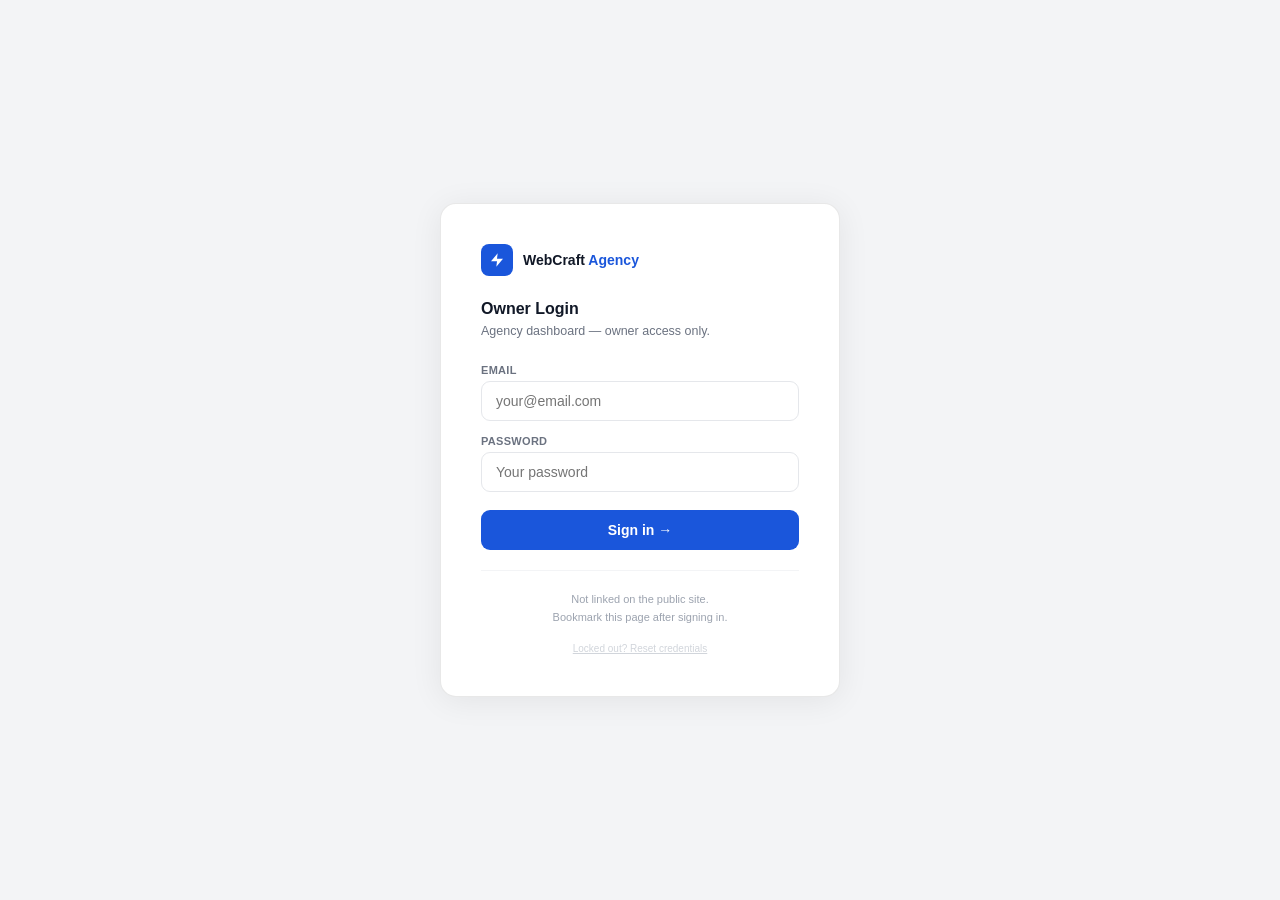
<file: legacy/grand-river-digital-site/admin/index.html>
<!DOCTYPE html>
<html lang="en">
<head>
<meta charset="UTF-8">
<meta name="viewport" content="width=device-width,initial-scale=1.0">
<title>WebCraft &mdash; Admin</title>
<meta name="robots" content="noindex,nofollow">
<style>
*{box-sizing:border-box;margin:0;padding:0}
body{font-family:-apple-system,BlinkMacSystemFont,'Segoe UI',sans-serif;background:#f3f4f6;min-height:100vh;display:flex;align-items:center;justify-content:center;padding:20px}
.wrap{background:#fff;border:1px solid rgba(0,0,0,.09);border-radius:16px;padding:40px;width:100%;max-width:400px;box-shadow:0 4px 32px rgba(0,0,0,.07)}
.logo{display:flex;align-items:center;gap:10px;margin-bottom:24px}
.logo-icon{width:32px;height:32px;background:#1a56db;border-radius:8px;display:flex;align-items:center;justify-content:center;flex-shrink:0}
.logo-icon svg{width:16px;height:16px;fill:#fff}
.logo-name{font-size:14px;font-weight:700;color:#111827}
.logo-name span{color:#1a56db}
h2{font-size:16px;font-weight:600;color:#111827;margin-bottom:4px}
.sub{font-size:12.5px;color:#6b7280;margin-bottom:24px;line-height:1.5}
.badge{display:inline-block;background:#fef3c7;color:#92400e;font-size:11px;font-weight:600;padding:3px 10px;border-radius:99px;margin-bottom:16px;border:1px solid #fde68a}
.field{margin-bottom:14px}
.field label{display:block;font-size:11px;font-weight:600;color:#6b7280;letter-spacing:.3px;text-transform:uppercase;margin-bottom:5px}
.field input{width:100%;padding:11px 14px;border:1px solid #e5e7eb;border-radius:9px;font-size:14px;outline:none;font-family:inherit;color:#111827;transition:border .15s}
.field input:focus{border-color:#1a56db;box-shadow:0 0 0 3px rgba(26,86,219,.1)}
.btn{width:100%;padding:12px;background:#1a56db;color:#fff;border:none;border-radius:9px;font-size:14px;font-weight:600;cursor:pointer;font-family:inherit;margin-top:4px;transition:background .15s}
.btn:hover{background:#1d4ed8}
.btn:disabled{opacity:.6;cursor:not-allowed}
.err{font-size:12px;color:#dc2626;margin-top:10px;padding:9px 12px;background:rgba(220,38,38,.06);border-radius:7px;border:1px solid rgba(220,38,38,.15);display:none}
.ok{font-size:12px;color:#15803d;margin-top:10px;padding:9px 12px;background:rgba(21,128,61,.06);border-radius:7px;border:1px solid rgba(21,128,61,.2);display:none}
.divider{border:none;border-top:1px solid #f3f4f6;margin:20px 0}
.hint{font-size:11px;color:#9ca3af;text-align:center;line-height:1.6}
.hidden{display:none!important}
</style>
</head>
<body>
<div class="wrap">
  <div class="logo">
    <div class="logo-icon"><svg viewBox="0 0 24 24"><path d="M13 2L3 14h9l-1 8 10-12h-9l1-8z"/></svg></div>
    <div class="logo-name">WebCraft <span>Agency</span></div>
  </div>

  <!-- STEP 1: LOGIN -->
  <div id="stepLogin">
    <h2>Owner Login</h2>
    <div class="sub">Agency dashboard &mdash; owner access only.</div>
    <div class="field">
      <label>Email</label>
      <input type="email" id="loginEmail" placeholder="your@email.com" autocomplete="email">
    </div>
    <div class="field">
      <label>Password</label>
      <input type="password" id="loginPw" placeholder="Your password" autocomplete="current-password">
    </div>
    <button class="btn" id="loginBtn" onclick="doLogin()">Sign in &rarr;</button>
    <div class="err" id="loginErr"></div>
    <hr class="divider">
    <div class="hint">Not linked on the public site.<br>Bookmark this page after signing in.</div>
    <div style="margin-top:12px;text-align:center">
      <button onclick="resetCreds()" style="background:none;border:none;font-size:10px;color:#d1d5db;cursor:pointer;font-family:inherit;text-decoration:underline">
        Locked out? Reset credentials
      </button>
    </div>
  </div>

  <!-- STEP 2: FIRST LOGIN — SET CREDENTIALS -->
  <div id="stepSetup" class="hidden">
    <span class="badge">First login &mdash; please set your credentials</span>
    <h2>Set your login details</h2>
    <div class="sub">Choose a permanent email and password for your dashboard. You can change these anytime in Settings.</div>
    <div class="field">
      <label>Your email</label>
      <input type="email" id="setupEmail" placeholder="your@email.com" autocomplete="email">
    </div>
    <div class="field">
      <label>New password <span style="font-weight:400;text-transform:none;letter-spacing:0">(min 8 characters)</span></label>
      <input type="password" id="setupPw" placeholder="Choose a strong password" autocomplete="new-password">
    </div>
    <div class="field">
      <label>Confirm password</label>
      <input type="password" id="setupConfirm" placeholder="Repeat password" autocomplete="new-password">
    </div>
    <button class="btn" id="setupBtn" onclick="doSetup()">Save &amp; enter dashboard &rarr;</button>
    <div class="err" id="setupErr"></div>
  </div>
</div>

<script>
var DEFAULT_HASH = '18bbbec8bd46ee18b107b185aaea73ef6e0c8e7db524f821d1b3c96d51c8a03a';

function getCreds() {
  try {
    var raw = localStorage.getItem('grd_owner_creds');
    if (raw) {
      var parsed = JSON.parse(raw);
      if (parsed && parsed.hash && parsed.email) return parsed;
    }
  } catch(e) {}
  return null; // null = no creds saved yet = first login
}

function h256(str) {
  return crypto.subtle.digest('SHA-256', new TextEncoder().encode(str))
    .then(function(buf) {
      return Array.from(new Uint8Array(buf))
        .map(function(b) { return b.toString(16).padStart(2,'0'); })
        .join('');
    });
}

function showErr(id, msg) {
  var el = document.getElementById(id);
  el.textContent = msg;
  el.style.display = 'block';
  setTimeout(function() { el.style.display = 'none'; }, 4000);
}

function setLoading(btnId, loading) {
  var btn = document.getElementById(btnId);
  btn.disabled = loading;
  btn.textContent = loading ? 'Please wait…' : (btnId === 'loginBtn' ? 'Sign in →' : 'Save & enter dashboard →');
}

function enterDashboard(hash) {
  sessionStorage.setItem('grd_admin', hash);
  window.location.href = 'dashboard.html';
}

function doLogin() {
  var email = (document.getElementById('loginEmail').value || '').trim().toLowerCase();
  var pw    = document.getElementById('loginPw').value;

  if (!pw) { showErr('loginErr', 'Please enter your password.'); return; }

  setLoading('loginBtn', true);

  h256(pw).then(function(hash) {
    var creds = getCreds();

    if (creds === null) {
      // First login — check against default password
      if (hash === DEFAULT_HASH) {
        // Correct default password — show setup screen
        document.getElementById('stepLogin').classList.add('hidden');
        document.getElementById('stepSetup').classList.remove('hidden');
        // Pre-fill email if they entered one
        if (email && email.includes('@')) {
          document.getElementById('setupEmail').value = email;
        }
      } else {
        showErr('loginErr', 'Incorrect password. Default password is grd2026admin');
      }
    } else {
      // Normal login — check email + password
      if (hash === creds.hash && email === creds.email) {
        enterDashboard(hash);
      } else {
        showErr('loginErr', 'Incorrect email or password.');
      }
    }
    setLoading('loginBtn', false);
  });
}

function doSetup() {
  var email   = (document.getElementById('setupEmail').value || '').trim().toLowerCase();
  var pw      = document.getElementById('setupPw').value;
  var confirm = document.getElementById('setupConfirm').value;

  if (!email || !email.includes('@')) { showErr('setupErr', 'Please enter a valid email address.'); return; }
  if (pw.length < 8)                  { showErr('setupErr', 'Password must be at least 8 characters.'); return; }
  if (pw !== confirm)                 { showErr('setupErr', 'Passwords do not match.'); return; }

  setLoading('setupBtn', true);

  h256(pw).then(function(hash) {
    // Save credentials
    localStorage.setItem('grd_owner_creds', JSON.stringify({
      email: email,
      hash: hash,
      isDefault: false,
      createdAt: new Date().toISOString()
    }));
    enterDashboard(hash);
  });
}

function resetCreds() {
  if (confirm('This will reset your login to the default password (grd2026admin). Continue?')) {
    localStorage.removeItem('grd_owner_creds');
    sessionStorage.removeItem('grd_admin');
    location.reload();
  }
}

// Clear any stale session on gate load to prevent loops
sessionStorage.removeItem('grd_admin');

// Only auto-forward if real credentials exist AND session is valid
(function() {
  var creds = getCreds();
  if (!creds) return; // first login — stay on gate
  var stored = sessionStorage.getItem('grd_admin');
  // (We just cleared it above, so this never fires on page load)
  // It's here for future reference
})();
</script>
</body>
</html>
</file>
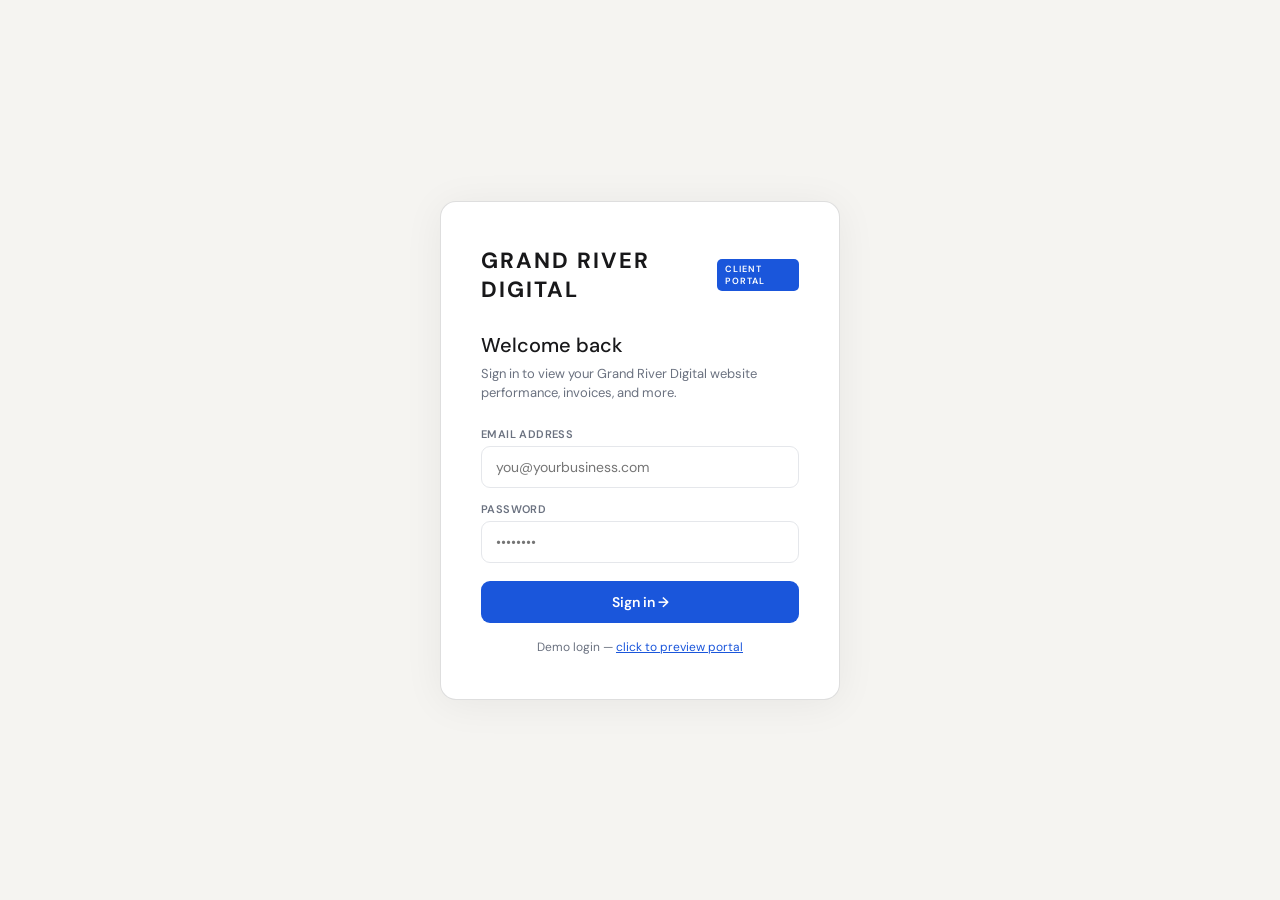
<file: legacy/grand-river-digital-site/portal.html>
<!DOCTYPE html>
<html lang="en">
<head>
<meta charset="UTF-8">
<meta name="viewport" content="width=device-width, initial-scale=1.0">
<title>Grand River Digital — Client Portal</title>
<link href="https://fonts.googleapis.com/css2?family=DM+Sans:wght@300;400;500&family=DM+Mono:wght@400;500&display=swap" rel="stylesheet">
<style>
*{box-sizing:border-box;margin:0;padding:0}
:root{
  --bg:#f5f4f1;--surface:#fff;--card:#fff;--border:rgba(0,0,0,.07);--border2:rgba(0,0,0,.13);
  --text:#18181a;--muted:#6b7280;--hint:#9ca3af;
  --accent:#1a56db;--green:#15803d;--amber:#d97706;--red:#dc2626;
  --font:'DM Sans',sans-serif;--mono:'DM Mono',monospace;
}
body{font-family:var(--font);background:var(--bg);color:var(--text);min-height:100vh}

/* ── LOGIN ── */
.login-wrap{min-height:100vh;display:flex;align-items:center;justify-content:center;padding:20px}
.login-card{background:var(--surface);border:1px solid var(--border2);border-radius:16px;padding:44px 40px;width:100%;max-width:400px;box-shadow:0 4px 40px rgba(0,0,0,.06)}
.login-logo{font-family:'DM Sans',sans-serif;font-size:22px;font-weight:700;letter-spacing:2px;color:var(--text);display:flex;align-items:center;gap:10px;margin-bottom:28px}
.login-logo-badge{background:var(--accent);color:#fff;font-size:9px;padding:4px 8px;border-radius:5px;letter-spacing:1px;font-weight:600}
.login-title{font-size:20px;font-weight:500;margin-bottom:6px}
.login-sub{font-size:13px;color:var(--muted);margin-bottom:24px;line-height:1.5}
.field{margin-bottom:14px}
.field label{display:block;font-size:11px;font-weight:600;color:var(--muted);text-transform:uppercase;letter-spacing:.4px;margin-bottom:5px}
.field input{width:100%;padding:11px 14px;border:1px solid #e5e7eb;border-radius:9px;font-size:14px;font-family:var(--font);color:var(--text);outline:none;transition:border .15s}
.field input:focus{border-color:var(--accent);box-shadow:0 0 0 3px rgba(26,86,219,.1)}
.login-btn{width:100%;padding:12px;background:var(--accent);color:#fff;border:none;border-radius:9px;font-size:14px;font-weight:600;cursor:pointer;font-family:var(--font);margin-top:4px;transition:background .15s}
.login-btn:hover{background:#1d4ed8}
.login-error{font-size:12px;color:var(--red);margin-top:10px;padding:9px 12px;background:rgba(220,38,38,.06);border-radius:7px;border:1px solid rgba(220,38,38,.15);display:none}
.login-demo{margin-top:16px;text-align:center;font-size:12px;color:var(--muted)}
.login-demo button{color:var(--accent);background:none;border:none;cursor:pointer;font-size:12px;font-family:var(--font);text-decoration:underline}

/* ── PORTAL ── */
.portal{display:none}
.portal-nav{background:var(--surface);border-bottom:1px solid var(--border);padding:0 32px;height:54px;display:flex;align-items:center;justify-content:space-between;position:sticky;top:0;z-index:10}
.portal-logo{font-size:14px;font-weight:700;letter-spacing:1px}
.portal-nav-right{display:flex;align-items:center;gap:12px}
.portal-avatar{width:32px;height:32px;border-radius:8px;display:flex;align-items:center;justify-content:center;font-size:11px;font-weight:600}
.portal-username{font-size:13px;font-weight:500}
.btn-logout{padding:6px 14px;border:1px solid var(--border2);border-radius:7px;font-size:12px;font-weight:500;cursor:pointer;background:none;font-family:var(--font);color:var(--muted);transition:all .15s}
.btn-logout:hover{color:var(--text);border-color:var(--text)}

.portal-body{max-width:900px;margin:0 auto;padding:32px 24px 80px}
.welcome-title{font-size:24px;font-weight:500;margin-bottom:4px}
.welcome-sub{font-size:14px;color:var(--muted);margin-bottom:28px}

/* STAT CARDS */
.stats-grid{display:grid;grid-template-columns:repeat(3,1fr);gap:14px;margin-bottom:28px}
.stat-card{background:var(--surface);border:1px solid var(--border);border-radius:12px;padding:18px 20px}
.stat-label{font-size:11px;color:var(--muted);font-weight:500;text-transform:uppercase;letter-spacing:.4px;margin-bottom:6px}
.stat-val{font-size:24px;font-weight:500;margin-bottom:3px}
.stat-delta{font-size:12px;color:var(--green)}
.stat-delta.neutral{color:var(--muted)}

/* CARDS */
.card{background:var(--surface);border:1px solid var(--border);border-radius:12px;padding:22px;margin-bottom:18px}
.card-title{font-size:14px;font-weight:500;margin-bottom:14px}
.card-row{display:flex;align-items:center;justify-content:space-between;padding:9px 0;border-bottom:1px solid var(--border);font-size:13px}
.card-row:last-child{border-bottom:none}
.card-row .label{color:var(--muted)}
.card-row .val{font-weight:500}

/* SEO */
.seo-row{display:grid;grid-template-columns:40px 1fr 80px 36px;gap:10px;align-items:center;padding:8px 0;border-bottom:1px solid var(--border);font-size:13px}
.seo-row:last-child{border-bottom:none}
.seo-pos{font-family:var(--mono);font-weight:500;font-size:12px}
.seo-kw{color:var(--muted)}
.seo-bar{height:4px;background:#e5e7eb;border-radius:99px;overflow:hidden}
.seo-fill{height:100%;border-radius:99px}
.seo-ch{font-size:11px;font-weight:500;text-align:right}

/* UPTIME */
.udots{display:flex;gap:3px;flex-wrap:wrap;margin-top:10px}
.udot{width:11px;height:11px;border-radius:2px;cursor:default;position:relative}
.udot:hover::after{content:attr(data-tip);position:absolute;bottom:14px;left:50%;transform:translateX(-50%);background:var(--text);color:#fff;font-size:10px;padding:3px 7px;border-radius:4px;white-space:nowrap;z-index:5;pointer-events:none}

/* INVOICES */
.inv-row{display:flex;align-items:center;justify-content:space-between;padding:10px 0;border-bottom:1px solid var(--border);font-size:13px}
.inv-row:last-child{border-bottom:none}
.inv-id{font-family:var(--mono);font-size:11px;color:var(--accent);font-weight:500}
.inv-amt{font-weight:500}
.badge{display:inline-flex;align-items:center;padding:2px 8px;border-radius:99px;font-size:10px;font-weight:600}
.badge-green{background:rgba(21,128,61,.1);color:var(--green)}
.badge-red{background:rgba(220,38,38,.1);color:var(--red)}
.badge-amber{background:rgba(217,119,6,.1);color:var(--amber)}
.btn-sm{padding:4px 10px;border:1px solid var(--border2);border-radius:5px;font-size:11px;cursor:pointer;background:var(--bg);font-family:var(--font);color:var(--muted);transition:all .15s}
.btn-sm:hover{border-color:var(--accent);color:var(--accent)}

/* SUPPORT */
.support-form textarea{width:100%;padding:10px 13px;border:1px solid #e5e7eb;border-radius:8px;font-size:13px;font-family:var(--font);resize:vertical;outline:none;transition:border .15s;min-height:90px}
.support-form textarea:focus{border-color:var(--accent)}
.btn-primary{padding:10px 20px;background:var(--accent);color:#fff;border:none;border-radius:8px;font-size:13px;font-weight:500;cursor:pointer;font-family:var(--font);margin-top:10px;transition:background .15s}
.btn-primary:hover{background:#1d4ed8}

/* ACCOUNT MANAGER */
.am-card{background:rgba(26,86,219,.04);border:1px solid rgba(26,86,219,.15);border-radius:10px;padding:14px 16px;display:flex;align-items:center;gap:14px;margin-top:4px}
.am-av{width:38px;height:38px;border-radius:9px;background:var(--accent);color:#fff;display:flex;align-items:center;justify-content:center;font-size:13px;font-weight:600;flex-shrink:0}
.am-name{font-size:13px;font-weight:500}
.am-contact{font-size:12px;color:var(--muted);margin-top:2px}

/* TOAST */
.toast{position:fixed;bottom:24px;right:24px;background:var(--text);color:#fff;padding:10px 18px;border-radius:8px;font-size:13px;font-weight:500;opacity:0;transition:opacity .25s;pointer-events:none;z-index:99}
.toast.show{opacity:1}

@media(max-width:640px){
  .stats-grid{grid-template-columns:1fr}
  .login-card{padding:32px 24px}
  .portal-body{padding:20px 16px 60px}
}
</style>
</head>
<body>

<!-- LOGIN -->
<div class="login-wrap" id="loginWrap">
  <div class="login-card">
    <div class="login-logo">GRAND RIVER DIGITAL <span class="login-logo-badge">CLIENT PORTAL</span></div>
    <div class="login-title">Welcome back</div>
    <div class="login-sub">Sign in to view your Grand River Digital website performance, invoices, and more.</div>
    <div class="field">
      <label>Email address</label>
      <input type="email" id="loginEmail" placeholder="you@yourbusiness.com" autocomplete="email">
    </div>
    <div class="field">
      <label>Password</label>
      <input type="password" id="loginPass" placeholder="&#8226;&#8226;&#8226;&#8226;&#8226;&#8226;&#8226;&#8226;" autocomplete="current-password"
        onkeydown="if(event.key==='Enter') doLogin()">
    </div>
    <div class="login-error" id="loginError">Email not found. Try the demo login below.</div>
    <button class="login-btn" onclick="doLogin()">Sign in &rarr;</button>
    <div class="login-demo">
      <span style="color:var(--muted)">Demo login &mdash; </span>
      <button onclick="demoLogin()">click to preview portal</button>
    </div>
  </div>
</div>

<!-- PORTAL -->
<div class="portal" id="portal">
  <nav class="portal-nav">
    <div class="portal-logo" id="portalClientName">CLIENT PORTAL</div>
    <div class="portal-nav-right">
      <div class="portal-avatar" id="portalAvatar">KV</div>
      <span class="portal-username" id="portalUserName"></span>
      <button class="btn-logout" onclick="doLogout()">Sign out</button>
    </div>
  </nav>

  <div class="portal-body">
    <div class="welcome-title" id="welcomeTitle">Good morning.</div>
    <div class="welcome-sub" id="welcomeSub">Here is your website overview.</div>

    <!-- STATS -->
    <div class="stats-grid">
      <div class="stat-card">
        <div class="stat-label">Monthly Visitors</div>
        <div class="stat-val" id="sVisitors">—</div>
        <div class="stat-delta" id="sVisitorsDelta"></div>
      </div>
      <div class="stat-card">
        <div class="stat-label">Google Ranking</div>
        <div class="stat-val" id="sRanking">—</div>
        <div class="stat-delta" id="sRankingDelta"></div>
      </div>
      <div class="stat-card">
        <div class="stat-label">Current Plan</div>
        <div class="stat-val" id="sPlan">—</div>
        <div class="stat-delta neutral" id="sMrr"></div>
      </div>
    </div>

    <!-- SITE INFO -->
    <div class="card">
      <div class="card-title">&#127760; Your Website</div>
      <div class="card-row"><span class="label">Domain</span><span class="val" id="infoDomain">—</span></div>
      <div class="card-row"><span class="label">Status</span><span class="val" style="color:var(--green)">&#9679; Live</span></div>
      <div class="card-row"><span class="label">SSL Certificate</span><span class="val" style="color:var(--green)">&#10003; Secure (HTTPS)</span></div>
      <div class="card-row"><span class="label">Hosting</span><span class="val">Managed by Grand River Digital</span></div>
    </div>

    <!-- SEO -->
    <div class="card">
      <div class="card-title">&#128200; Keyword Rankings</div>
      <div id="seoRows"></div>
    </div>

    <!-- UPTIME -->
    <div class="card">
      <div class="card-title">&#9989; 30-Day Uptime</div>
      <div style="font-size:12px;color:var(--muted);margin-bottom:6px">Each square = 1 day &mdash; green = 100% uptime</div>
      <div class="udots" id="uptimeRow"></div>
    </div>

    <!-- INVOICES -->
    <div class="card">
      <div class="card-title">&#128196; Invoices</div>
      <div id="invoiceList"></div>
    </div>

    <!-- SUPPORT -->
    <div class="card">
      <div class="card-title">&#128172; Request a Change</div>
      <div style="font-size:13px;color:var(--muted);margin-bottom:12px">Need to update your site? Send us a message and we will get it done within 48 hours.</div>
      <div class="support-form">
        <textarea id="supportMsg" placeholder="Describe the change you need..."></textarea>
        <button class="btn-primary" onclick="submitRequest()">Send Request</button>
      </div>
    </div>

    <!-- ACCOUNT MANAGER -->
    <div class="card">
      <div class="card-title">&#128100; Your Account Manager</div>
      <div class="am-card">
        <div class="am-av">KV</div>
        <div>
          <div class="am-name">Kevin &mdash; Grand River Digital</div>
          <div class="am-contact">
            <a href="mailto:hello@grandriverdigital.com" style="color:var(--accent);text-decoration:none">hello@grandriverdigital.com</a>
            &nbsp;&middot;&nbsp;
            <a href="tel:+15860000000" style="color:var(--accent);text-decoration:none">(586) 000-0000</a>
          </div>
        </div>
      </div>
    </div>
  </div>
</div>

<div class="toast" id="toast"></div>

<script>
var currentClient = null;

var clients = {
  'kevin@grandriverdigital.com': {
    name: 'Kevin Colston',
    biz:  'Grand River Digital — Demo',
    domain: 'grandriverdigital.com',
    plan: 'Pro', mrr: 499, color: '#1a56db',
    visitors: 412, visitorsDelta: 'up 22% vs last month',
    ranking: '#4', rankingDelta: 'up 3 positions',
    seo: [
      {kw:'web design sterling heights',    pos:4,  score:85, ch:'+3'},
      {kw:'website design macomb county',  pos:7,  score:78, ch:'+5'},
      {kw:'local web agency metro detroit',pos:12, score:71, ch:'+2'}
    ],
    invoices: [
      {id:'INV-001', desc:'Pro Plan - March 2026',  amt:499, status:'Paid', date:'Mar 1, 2026'},
      {id:'INV-002', desc:'Pro Plan - February 2026', amt:499, status:'Paid', date:'Feb 1, 2026'}
    ]
  },
  'mike@sterlingautocare.com': {
    name: 'Mike Caruso',
    biz:  'Sterling Auto Care',
    domain: 'sterlingautocare.com',
    plan: 'Pro', mrr: 499, color: '#1a56db',
    visitors: 847, visitorsDelta: 'up 34% vs last month',
    ranking: '#3', rankingDelta: 'up 2 positions',
    seo: [
      {kw:'auto repair sterling heights', pos:3,  score:88, ch:'+2'},
      {kw:'oil change near me',           pos:6,  score:82, ch:'+4'},
      {kw:'tire shop macomb county',      pos:11, score:74, ch:'+1'}
    ],
    invoices: [
      {id:'INV-042', desc:'Pro Plan - March 2026',  amt:499, status:'Paid',    date:'Mar 1, 2026'},
      {id:'INV-039', desc:'Pro Plan - February 2026', amt:499, status:'Paid', date:'Feb 1, 2026'},
      {id:'INV-036', desc:'Pro Plan - January 2026',  amt:499, status:'Paid', date:'Jan 1, 2026'}
    ]
  },
  'dr.smith@greatlakes.com': {
    name: 'Dr. Karen Smith',
    biz:  'Great Lakes Dental',
    domain: 'greatlakesdental.com',
    plan: 'Pro', mrr: 499, color: '#2563eb',
    visitors: 612, visitorsDelta: 'up 18% vs last month',
    ranking: '#5', rankingDelta: 'up 5 positions',
    seo: [
      {kw:'dentist macomb county',           pos:5,  score:82, ch:'+5'},
      {kw:'family dentist near me',          pos:9,  score:76, ch:'+2'},
      {kw:'teeth cleaning sterling heights', pos:14, score:68, ch:'+3'}
    ],
    invoices: [
      {id:'INV-038', desc:'Pro Plan - March 2026',    amt:499, status:'Paid', date:'Mar 1, 2026'},
      {id:'INV-035', desc:'Pro Plan - February 2026', amt:499, status:'Paid', date:'Feb 1, 2026'}
    ]
  },
  'bella@bellahair.com': {
    name: 'Bella Russo',
    biz:  'Bella Hair Studio',
    domain: 'bellahairstudio.com',
    plan: 'Starter', mrr: 149, color: '#ec4899',
    visitors: 224, visitorsDelta: 'up 8% vs last month',
    ranking: '#18', rankingDelta: 'New listing',
    seo: [
      {kw:'hair salon sterling heights', pos:18, score:61, ch:'+1'},
      {kw:'balayage near me',            pos:24, score:55, ch:'new'}
    ],
    invoices: [
      {id:'INV-041', desc:'Starter Plan - March 2026', amt:149, status:'Paid',    date:'Mar 1, 2026'},
      {id:'INV-040', desc:'Starter Plan - Feb 2026',   amt:149, status:'Overdue', date:'Feb 1, 2026'}
    ]
  }
};

function doLogin() {
  var email  = document.getElementById('loginEmail').value.trim().toLowerCase();
  var pass   = document.getElementById('loginPass').value;
  var errEl  = document.getElementById('loginError');
  var client = clients[email];
  if (!client) {
    errEl.style.display = 'block';
    errEl.textContent   = 'Email not found. Try the demo login below.';
    return;
  }
  if (pass.length < 1) {
    errEl.style.display = 'block';
    errEl.textContent   = 'Please enter a password (any password works for the demo).';
    return;
  }
  errEl.style.display = 'none';
  currentClient = client;
  loadPortal(client);
}

function demoLogin() {
  document.getElementById('loginEmail').value = 'kevin@grandriverdigital.com';
  document.getElementById('loginPass').value  = 'demo123';
  setTimeout(function() { doLogin(); }, 80);
}

function loadPortal(c) {
  document.getElementById('loginWrap').style.display = 'none';
  document.getElementById('portal').style.display    = 'block';

  var hr = new Date().getHours();
  var greet = hr < 12 ? 'Good morning' : hr < 17 ? 'Good afternoon' : 'Good evening';

  document.getElementById('welcomeTitle').textContent = greet + ', ' + c.name.split(' ')[0] + '.';
  document.getElementById('welcomeSub').textContent   = "Here is your website overview for " + c.biz + ".";
  document.getElementById('portalClientName').innerHTML = c.biz + ' <span style="font-weight:300;color:var(--muted)">/ Client Portal</span>';
  document.getElementById('portalUserName').textContent = c.name;

  var av = document.getElementById('portalAvatar');
  av.textContent     = c.name.split(' ').map(function(w){return w[0];}).join('').slice(0,2);
  av.style.background = c.color + '22';
  av.style.color      = c.color;

  document.getElementById('infoDomain').textContent = c.domain;
  document.getElementById('sPlan').textContent      = c.plan;
  document.getElementById('sMrr').textContent       = '$' + c.mrr + '/month';
  document.getElementById('sVisitors').textContent  = c.visitors.toLocaleString();
  document.getElementById('sVisitorsDelta').textContent = c.visitorsDelta;
  document.getElementById('sRanking').textContent   = c.ranking;
  document.getElementById('sRankingDelta').textContent  = c.rankingDelta;

  // SEO rows
  document.getElementById('seoRows').innerHTML = c.seo.map(function(s) {
    var posColor = s.pos <= 10 ? 'var(--green)' : 'var(--text)';
    var barColor = s.score > 80 ? '#15803d' : s.score > 65 ? '#b45309' : '#b91c1c';
    var chColor  = s.ch.charAt(0) === '+' ? 'var(--green)' : 'var(--muted)';
    return '<div class="seo-row">' +
      '<span class="seo-pos" style="color:' + posColor + '">#' + s.pos + '</span>' +
      '<span class="seo-kw">' + s.kw + '</span>' +
      '<div class="seo-bar"><div class="seo-fill" style="width:' + s.score + '%;background:' + barColor + '"></div></div>' +
      '<span class="seo-ch" style="color:' + chColor + '">' + s.ch + '</span>' +
      '</div>';
  }).join('');

  // Uptime dots
  var udHtml = '';
  for (var i = 29; i >= 0; i--) {
    var ok = Math.random() > 0.03;
    var d  = new Date(); d.setDate(d.getDate() - i);
    var lbl = d.toLocaleDateString('en-US', {month:'short', day:'numeric'});
    udHtml += '<div class="udot" style="background:' + (ok ? '#15803d' : '#b91c1c') + '" data-tip="' + lbl + ': ' + (ok ? '100% uptime' : 'Downtime') + '"></div>';
  }
  document.getElementById('uptimeRow').innerHTML = udHtml;

  // Invoices
  var statusMap = {Paid:'badge-green', Overdue:'badge-red', Pending:'badge-amber'};
  document.getElementById('invoiceList').innerHTML = c.invoices.map(function(inv) {
    var badgeClass = statusMap[inv.status] || 'badge-green';
    return '<div class="inv-row">' +
      '<div><div class="inv-id">' + inv.id + '</div><div style="font-size:12px;color:var(--muted);margin-top:2px">' + inv.desc + '</div></div>' +
      '<div style="display:flex;align-items:center;gap:10px">' +
      '<span class="inv-amt">$' + inv.amt + '</span>' +
      '<span class="badge ' + badgeClass + '">' + inv.status + '</span>' +
      '<button class="btn-sm" onclick="downloadInvoice(\'' + inv.id + '\')">PDF</button>' +
      '</div></div>';
  }).join('');
}

function doLogout() {
  currentClient = null;
  document.getElementById('portal').style.display    = 'none';
  document.getElementById('loginWrap').style.display = 'flex';
  document.getElementById('loginEmail').value = '';
  document.getElementById('loginPass').value  = '';
}

function submitRequest() {
  var msg = document.getElementById('supportMsg').value.trim();
  if (!msg) { toast('Please describe the change you need.'); return; }
  document.getElementById('supportMsg').value = '';
  toast('Request sent! We will be in touch within 24 hours.');
}

function downloadInvoice(id) {
  toast(id + ' - PDF download coming soon.');
}

function toast(msg) {
  var t = document.getElementById('toast');
  t.textContent = msg;
  t.classList.add('show');
  setTimeout(function() { t.classList.remove('show'); }, 3000);
}
</script>
</body>
</html>
</file>
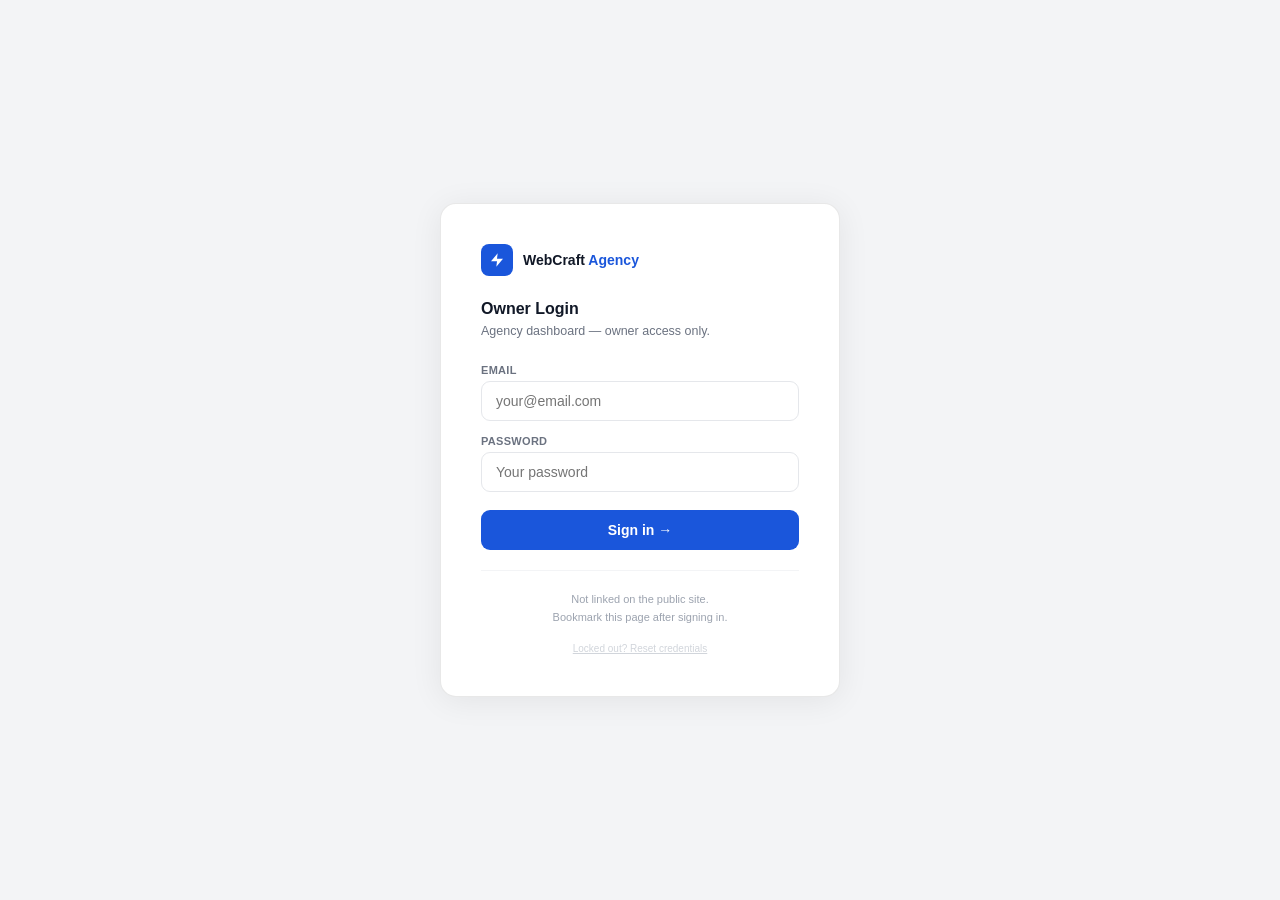
<file: legacy/grand-river-digital-site/admin/dashboard.html>
<!DOCTYPE html>
<html lang="en">
<head>
<meta charset="UTF-8">
<meta name="viewport" content="width=device-width, initial-scale=1.0">
<title>Grand River Digital — GRD Dashboard</title>
<style>
*{box-sizing:border-box;margin:0;padding:0}
:root{
--surface:#ffffff;--surface2:#f5f4f1;--surface3:#eceae4;
--border:rgba(0,0,0,0.07);--border2:rgba(0,0,0,0.13);
--text:#18181a;--muted:#6b6b6a;--hint:#a0a09a;
--accent:#1a56db;--green:#15803d;--amber:#d97706;--red:#dc2626;--blue:#2563eb;--cyan:#0891b2;
--font-sans:-apple-system,BlinkMacSystemFont,'Segoe UI',sans-serif;
--font-mono:'SF Mono','Fira Code',monospace;
--border-radius-md:8px;--border-radius-lg:12px;
}
body{font-family:var(--font-sans);color:var(--text);font-size:14px;background:var(--surface2)}
.shell{display:flex;height:100vh;overflow:hidden}
.sb{width:200px;flex-shrink:0;background:var(--surface);border-right:0.5px solid var(--border);display:flex;flex-direction:column;overflow:hidden}
.sb-logo{padding:14px 13px;border-bottom:0.5px solid var(--border);display:flex;align-items:center;gap:8px;flex-shrink:0}
.sb-icon{width:26px;height:26px;background:var(--accent);border-radius:6px;display:flex;align-items:center;justify-content:center;color:#fff;font-size:13px;flex-shrink:0}
.sb-brand{font-size:13px;font-weight:500}
.sb-tagline{font-size:10px;color:var(--muted)}
.sb-nav{flex:1;padding:8px 7px;display:flex;flex-direction:column;gap:1px;overflow-y:auto}
.sb-sec{font-size:10px;color:var(--hint);font-weight:500;letter-spacing:.8px;padding:9px 5px 3px}
.nb{display:flex;align-items:center;gap:7px;padding:6px 7px;border-radius:6px;cursor:pointer;font-size:12.5px;color:var(--muted);background:none;border:none;width:100%;text-align:left;font-family:var(--font-sans)}
.nb:hover{background:var(--surface2);color:var(--text)}
.nb.on{background:rgba(26,86,219,.1);color:var(--accent);font-weight:500}
.nb .ico{font-size:12px;width:15px;text-align:center}
.nb-badge{margin-left:auto;background:var(--accent);color:#fff;font-size:9px;padding:1px 5px;border-radius:99px;font-weight:600}
.nb-badge.g{background:var(--green)}
.nb-badge.r{background:var(--red)}
.sb-foot{padding:10px;border-top:0.5px solid var(--border);flex-shrink:0}
.plan-pill{background:rgba(26,86,219,.07);border:0.5px solid rgba(26,86,219,.2);border-radius:7px;padding:9px 10px}
.plan-pill .pl{font-size:10px;color:var(--muted);margin-bottom:2px}
.plan-pill .pn{font-size:12px;color:var(--accent);font-weight:500}
.main{flex:1;display:flex;flex-direction:column;min-width:0;overflow:hidden}
.topbar{height:46px;border-bottom:0.5px solid var(--border);display:flex;align-items:center;padding:0 16px;gap:8px;background:var(--surface);flex-shrink:0}
.back-btn{display:none;align-items:center;gap:4px;padding:4px 8px;border-radius:6px;cursor:pointer;font-size:11px;color:var(--muted);background:none;border:0.5px solid var(--border2);font-family:var(--font-sans)}
.back-btn:hover{background:var(--surface2);color:var(--text)}
.back-btn.show{display:flex}
.tb-title{font-size:13px;font-weight:500;flex:1}
.live-dot{width:6px;height:6px;background:var(--green);border-radius:50%;display:inline-block;animation:pulse 2s infinite}
@keyframes pulse{0%,100%{opacity:1}50%{opacity:.4}}
.tb-live{font-size:11px;color:var(--muted);display:flex;align-items:center;gap:4px}
.btn{padding:5px 12px;border-radius:6px;font-size:11.5px;font-weight:500;cursor:pointer;border:0.5px solid var(--border2);background:var(--surface2);color:var(--text);font-family:var(--font-sans);transition:all .12s}
.btn:hover{background:var(--surface3)}
.btn.primary{background:var(--accent);color:#fff;border-color:var(--accent)}
.btn.primary:hover{opacity:.88}
.btn.sm{padding:4px 9px;font-size:11px}
.btn.success{background:rgba(21,128,61,.1);color:var(--green);border-color:rgba(21,128,61,.25)}
.btn.danger{background:rgba(220,38,38,.07);color:var(--red);border-color:rgba(220,38,38,.2)}
.btn.amber{background:rgba(217,119,6,.1);color:var(--amber);border-color:rgba(217,119,6,.25)}
.btn:disabled{opacity:.4;cursor:not-allowed}
.scroll{flex:1;overflow-y:auto;padding:14px;min-height:0}
.scroll::-webkit-scrollbar{width:4px}
.scroll::-webkit-scrollbar-thumb{background:var(--border2);border-radius:99px}
.pg{display:none}.pg.on{display:block}
.stats{display:grid;grid-template-columns:repeat(4,minmax(0,1fr));gap:8px;margin-bottom:12px}
.sc{background:var(--surface);border:0.5px solid var(--border);border-radius:var(--border-radius-lg);padding:12px}
.sc-lbl{font-size:10px;color:var(--muted);font-weight:500;margin-bottom:5px;letter-spacing:.3px}
.sc-val{font-size:20px;font-weight:500;line-height:1.1;margin-bottom:3px}
.sc-delta{font-size:10px}
.up{color:var(--green)}.dn{color:var(--red)}.neu{color:var(--muted)}
.card{background:var(--surface);border:0.5px solid var(--border);border-radius:var(--border-radius-lg);padding:14px;margin-bottom:10px}
.ch{display:flex;align-items:center;justify-content:space-between;margin-bottom:10px}
.ct{font-size:12.5px;font-weight:500}
.cs{font-size:10px;color:var(--muted);margin-top:1px}
.g2{display:grid;grid-template-columns:repeat(2,minmax(0,1fr));gap:10px;margin-bottom:10px}
.badge{display:inline-flex;align-items:center;padding:2px 7px;border-radius:99px;font-size:10px;font-weight:500}
.bg{background:rgba(21,128,61,.1);color:var(--green)}
.br{background:rgba(220,38,38,.1);color:var(--red)}
.ba{background:rgba(217,119,6,.1);color:var(--amber)}
.bb{background:rgba(37,99,235,.1);color:var(--blue)}
.bp{background:rgba(26,86,219,.1);color:var(--accent)}
.bx{background:var(--surface2);color:var(--muted)}
.tw{overflow-x:auto}
table{width:100%;border-collapse:collapse;font-size:11.5px}
th{font-size:10px;color:var(--muted);font-weight:500;text-align:left;padding:0 0 7px;border-bottom:0.5px solid var(--border);letter-spacing:.3px}
td{padding:8px 0;border-bottom:0.5px solid var(--border);vertical-align:middle}
tr:last-child td{border-bottom:none}
.av{width:26px;height:26px;border-radius:6px;display:inline-flex;align-items:center;justify-content:center;font-size:10px;font-weight:500;flex-shrink:0}
.cr{display:flex;align-items:center;gap:7px}
.cn{font-weight:500;font-size:11.5px}
.cd{font-size:10px;color:var(--muted);font-family:var(--font-mono)}
.bars{display:flex;align-items:flex-end;height:110px;gap:4px;padding:0 2px}
.bar{flex:1;border-radius:3px 3px 0 0;cursor:pointer;min-width:0;position:relative}
.bar:hover{opacity:.7}
.bar-tip{position:absolute;top:-20px;left:50%;transform:translateX(-50%);background:var(--surface2);border:0.5px solid var(--border2);font-size:9px;padding:2px 5px;border-radius:3px;white-space:nowrap;pointer-events:none;display:none;color:var(--text)}
.bar:hover .bar-tip{display:block}
.blbls{display:flex;gap:4px;margin-top:5px}
.blbls span{flex:1;font-size:9px;color:var(--muted);text-align:center;min-width:0;overflow:hidden;text-overflow:ellipsis;white-space:nowrap}
.pb{height:3px;background:var(--surface2);border-radius:99px;margin-top:6px;overflow:hidden}
.pf{height:100%;border-radius:99px}
.hg{display:grid;grid-template-columns:repeat(3,minmax(0,1fr));gap:8px;margin-bottom:10px}
.hc{background:var(--surface2);border-radius:var(--border-radius-md);padding:10px}
.hl{font-size:10px;color:var(--muted);margin-bottom:5px}
.hv{font-size:18px;font-weight:500;font-family:var(--font-mono)}
.udots{display:flex;gap:3px;flex-wrap:wrap;margin-top:8px}
.dot{width:10px;height:10px;border-radius:2px;cursor:pointer;position:relative}
.dot:hover::after{content:attr(data-tip);position:absolute;top:-24px;left:50%;transform:translateX(-50%);background:var(--text);color:var(--surface);font-size:9px;padding:2px 5px;border-radius:3px;white-space:nowrap;z-index:10}
.cg{display:grid;grid-template-columns:210px minmax(0,1fr);gap:10px;height:490px}
.clist-wrap{background:var(--surface);border:0.5px solid var(--border);border-radius:var(--border-radius-lg);overflow:hidden;display:flex;flex-direction:column}
.clh{padding:9px 12px;border-bottom:0.5px solid var(--border);font-size:11px;font-weight:500;flex-shrink:0}
.clist-scroll{overflow-y:auto;flex:1}
.clist-scroll::-webkit-scrollbar{width:4px}
.clist-scroll::-webkit-scrollbar-thumb{background:var(--border2);border-radius:99px}
.cli{padding:9px 12px;border-bottom:0.5px solid var(--border);cursor:pointer;display:flex;align-items:center;gap:8px}
.cli:last-child{border-bottom:none}
.cli:hover{background:var(--surface2)}
.cli.on{background:rgba(26,86,219,.07)}
.cli-n{font-size:11.5px;font-weight:500}
.cli-p{font-size:10px;color:var(--muted);margin-top:1px}
.cdet{background:var(--surface);border:0.5px solid var(--border);border-radius:var(--border-radius-lg);padding:16px;overflow-y:auto}
.cdet::-webkit-scrollbar{width:4px}
.cdet::-webkit-scrollbar-thumb{background:var(--border2);border-radius:99px}
.ds{margin-bottom:14px}
.dsh{font-size:10px;color:var(--muted);font-weight:500;text-transform:uppercase;letter-spacing:.5px;margin-bottom:7px}
.dr{display:flex;justify-content:space-between;align-items:center;padding:5px 0;border-bottom:0.5px solid var(--border);font-size:11.5px}
.dr:last-child{border-bottom:none}
.dk{color:var(--muted)}
.dv{font-weight:500;font-family:var(--font-mono);font-size:10.5px}
.sform{display:flex;gap:8px;flex-wrap:wrap;align-items:flex-end}
.sfg{display:flex;flex-direction:column;gap:4px;flex:1;min-width:120px}
.slbl{font-size:10px;color:var(--muted);font-weight:500}
.sinput,.ssel{background:var(--surface2);border:0.5px solid var(--border2);color:var(--text);padding:7px 9px;border-radius:6px;font-size:11.5px;font-family:var(--font-sans);outline:none;width:100%}
.sinput:focus,.ssel:focus{border-color:var(--accent)}
.prog-track{height:4px;background:var(--surface2);border-radius:99px;overflow:hidden;margin-top:10px;margin-bottom:5px}
.prog-fill{height:100%;border-radius:99px;background:var(--accent);transition:width .3s ease;width:0%}
.sstat{font-size:10px;color:var(--muted)}
.rgrid{display:grid;grid-template-columns:repeat(2,minmax(0,1fr));gap:8px}
.rcard{background:var(--surface2);border:0.5px solid var(--border);border-left:2px solid transparent;border-radius:var(--border-radius-md);padding:10px;cursor:pointer;transition:border-color .12s,background .12s}
.rcard:hover{border-left-color:var(--border2)}
.rcard.sel{border-left-color:var(--accent);background:rgba(26,86,219,.04)}
.rbiz{font-weight:500;font-size:12.5px;margin-bottom:1px}
.rtype{font-size:10px;color:var(--muted);margin-bottom:7px}
.rmeta{display:flex;flex-wrap:wrap;gap:5px;margin-bottom:8px}
.rt{font-size:10px;background:var(--surface);border-radius:3px;padding:2px 6px;color:var(--muted);border:0.5px solid var(--border)}
.rt.g{background:rgba(21,128,61,.07);color:var(--green);border-color:rgba(21,128,61,.2)}
.ract{display:flex;gap:5px}
.outreach-footer{display:flex;align-items:center;justify-content:space-between;padding:10px 14px;border-top:0.5px solid var(--border);background:var(--surface);transition:opacity .2s}
.outreach-footer.faded{opacity:.3;pointer-events:none}
.of-left{font-size:11px;color:var(--muted)}
.of-sel{font-size:11px;font-weight:500;color:var(--accent);margin-top:1px}
.seobar{flex:1;max-width:70px;height:3px;background:var(--surface2);border-radius:99px;overflow:hidden;display:inline-block;vertical-align:middle;margin-left:5px}
.seofill{height:100%;border-radius:99px}
.od-header{display:flex;align-items:flex-start;gap:12px;margin-bottom:16px;padding-bottom:16px;border-bottom:0.5px solid var(--border)}
.od-av{width:44px;height:44px;border-radius:10px;display:flex;align-items:center;justify-content:center;font-size:16px;font-weight:600;flex-shrink:0}
.od-name{font-size:15px;font-weight:500}
.od-meta{font-size:11px;color:var(--muted);margin-top:3px}
.otabs{display:flex;gap:2px;padding:3px;background:var(--surface2);border-radius:7px;width:fit-content;margin-bottom:12px}
.otab{padding:4px 12px;border-radius:5px;font-size:11.5px;cursor:pointer;color:var(--muted);background:none;border:none;font-family:var(--font-sans)}
.otab.on{background:var(--surface);color:var(--text)}
.email-box{background:var(--surface2);border:0.5px solid var(--border);border-radius:8px;padding:14px;font-size:11px;color:var(--text);line-height:1.8;font-family:var(--font-mono);white-space:pre-line;margin-bottom:10px}
.lead-row{display:flex;align-items:center;justify-content:space-between;padding:10px 0;border-bottom:0.5px solid var(--border)}
.lead-row:last-child{border-bottom:none}
.lead-info{display:flex;align-items:center;gap:10px}
.lead-av{width:30px;height:30px;border-radius:7px;display:flex;align-items:center;justify-content:center;font-size:11px;font-weight:600;flex-shrink:0}
.lead-name{font-size:12px;font-weight:500}
.lead-meta{font-size:10px;color:var(--muted);margin-top:1px}
.lead-actions{display:flex;gap:5px;align-items:center}
.empty-state{text-align:center;padding:36px 20px;color:var(--muted)}
.empty-icon{font-size:26px;margin-bottom:8px}
.empty-txt{font-size:11.5px;line-height:1.6}

/* NEW SIGNUPS BANNER */
.new-banner{background:rgba(21,128,61,.08);border:0.5px solid rgba(21,128,61,.25);border-radius:var(--border-radius-md);padding:10px 14px;margin-bottom:12px;display:flex;align-items:center;justify-content:space-between;gap:12px}
.new-banner-text{font-size:12px;color:var(--green);font-weight:500}
.new-banner-sub{font-size:11px;color:var(--muted);margin-top:1px}
.new-badge{background:var(--green);color:#fff;font-size:9px;padding:2px 7px;border-radius:99px;font-weight:600;margin-left:6px}

/* SOURCE TAG */
.source-tag{display:inline-flex;align-items:center;gap:4px;font-size:10px;background:rgba(21,128,61,.08);color:var(--green);border:0.5px solid rgba(21,128,61,.2);border-radius:4px;padding:1px 6px}

.moverlay{position:fixed;inset:0;background:rgba(0,0,0,.35);display:none;align-items:center;justify-content:center;z-index:50}
.moverlay.on{display:flex}
.modal{background:var(--surface);border:0.5px solid var(--border2);border-radius:var(--border-radius-lg);padding:20px;width:400px;max-width:90%}
.mttl{font-size:14px;font-weight:500;margin-bottom:3px}
.msub{font-size:11px;color:var(--muted);margin-bottom:16px}
.mform{display:flex;flex-direction:column;gap:10px}
.fg{display:flex;flex-direction:column;gap:4px}
.flbl{font-size:10px;color:var(--muted);font-weight:500}
.fi{background:var(--surface2);border:0.5px solid var(--border2);color:var(--text);padding:7px 9px;border-radius:6px;font-size:11.5px;font-family:var(--font-sans);outline:none;width:100%}
.fi:focus{border-color:var(--accent)}
.mact{display:flex;justify-content:flex-end;gap:7px;margin-top:14px}
.g2f{display:grid;grid-template-columns:1fr 1fr;gap:9px}
.toast{position:fixed;bottom:20px;right:20px;background:var(--text);color:var(--surface);padding:7px 14px;border-radius:6px;font-size:11px;font-weight:500;z-index:99;opacity:0;transition:opacity .25s;pointer-events:none}
.toast.on{opacity:1}

.cb-card{background:var(--surface);border:0.5px solid var(--border);border-radius:var(--border-radius-lg);padding:14px;margin-bottom:10px}
.cb-header{display:flex;align-items:flex-start;gap:12px;margin-bottom:10px}
.cb-info{flex:1}
.cb-name{font-size:13px;font-weight:500}
.cb-biz{font-size:11px;color:var(--muted);margin-top:1px}
.cb-time{display:flex;align-items:center;gap:6px;margin-top:6px;font-size:12px}
.cb-status{font-size:10px;padding:2px 8px;border-radius:99px;font-weight:500}
.cb-pending{background:rgba(217,119,6,.1);color:var(--amber)}
.cb-confirmed{background:rgba(21,128,61,.1);color:var(--green)}
.cb-declined{background:rgba(220,38,38,.08);color:var(--red)}
.cb-actions{display:flex;gap:7px;flex-wrap:wrap}
.billing-note{font-size:10.5px;background:rgba(217,119,6,.07);border:0.5px solid rgba(217,119,6,.2);border-radius:5px;padding:5px 9px;color:var(--amber);margin-top:6px}
</style>
</head>
<body>
<script>
/* WebCraft Admin Auth Guard */
(function() {
  var stored = sessionStorage.getItem('grd_admin');
  if (!stored) { window.location.replace('index.html'); return; }
  var DEFAULT = '18bbbec8bd46ee18b107b185aaea73ef6e0c8e7db524f821d1b3c96d51c8a03a';
  var creds = null;
  try { creds = JSON.parse(localStorage.getItem('grd_owner_creds') || 'null'); } catch(e) {}
  var validHash = (creds && creds.hash) ? creds.hash : DEFAULT;
  if (stored !== validHash) {
    sessionStorage.removeItem('grd_admin');
    window.location.replace('index.html');
  }
})();
</script>
<div class="shell">
<div class="sb">
  <div class="sb-logo">
    <div class="sb-icon">&#9889;</div>
    <div><div class="sb-brand">Grand River Digital</div><div class="sb-tagline">GRD Dashboard</div></div>
  </div>
  <nav class="sb-nav">
    <div class="sb-sec">Overview</div>
    <button class="nb on" onclick="nav('overview',this)"><span class="ico">&#9670;</span>Dashboard</button>
    <button class="nb" onclick="nav('revenue',this)"><span class="ico">$</span>Revenue</button>
    <div class="sb-sec">Clients</div>
    <button class="nb" onclick="nav('clients',this)"><span class="ico">&#128101;</span>Clients<span class="nb-badge" id="clientBadge">12</span></button>
    <button class="nb" onclick="nav('hosting',this)"><span class="ico">&#9635;</span>Hosting</button>
    <button class="nb" onclick="nav('seo',this)"><span class="ico">&#128200;</span>SEO Tracker</button>
    <div class="sb-sec">Prospecting</div>
    <button class="nb" onclick="nav('scanner',this)"><span class="ico">&#128269;</span>Maps Scanner</button>
    <button class="nb" onclick="nav('leads',this)"><span class="ico">&#127775;</span>Leads<span class="nb-badge g" id="leadBadge">0</span></button>
    <button class="nb" onclick="nav('callbacks',this)"><span class="ico">&#128197;</span>Callbacks<span class="nb-badge r" id="callbackBadge" style="display:none">0</span></button>
    <div class="sb-sec">Account</div>
    <button class="nb" onclick="nav('settings',this)"><span class="ico">&#9881;</span>Settings</button>
  </nav>
  <div class="sb-foot">
    <div class="plan-pill"><div class="pl">Agency Plan</div><div class="pn">GRD Pro &#10022;</div></div>
  </div>
</div>

<div class="main">
  <div class="topbar">
    <button class="back-btn" id="backBtn" onclick="goBack()">&#8592; Back</button>
    <div class="tb-title" id="ttl">Dashboard</div>
    <a href="../index.html" style="font-size:11px;color:var(--muted);text-decoration:none;padding:4px 9px;border-radius:5px;border:0.5px solid var(--border2);margin-right:4px">&#8592; Site</a><button onclick="doLogout()" style="font-size:11px;color:var(--muted);background:none;border:0.5px solid var(--border2);border-radius:5px;padding:4px 9px;cursor:pointer;font-family:var(--font-sans);margin-right:8px">Log out</button><div class="tb-live"><span class="live-dot"></span>All systems live</div>
    <button class="btn primary sm" onclick="openModal()">+ Add Client</button>
  </div>
  <div class="scroll" id="mainScroll">

  <!-- OVERVIEW -->
  <div class="pg on" id="pg-overview">
    <div id="newSignupBanner" style="display:none" class="new-banner">
      <div>
        <div class="new-banner-text">&#127881; New signup(s) from your landing page! <span class="new-badge" id="newSignupCount">0</span></div>
        <div class="new-banner-sub">These clients have been added to your roster automatically.</div>
      </div>
      <div style="display:flex;gap:8px">
        <button class="btn success sm" onclick="nav('clients',document.querySelectorAll('.nb')[2])">View clients &#8594;</button>
        <button class="btn sm" onclick="dismissBanner()">Dismiss</button>
      </div>
    </div>
    <div class="stats">
      <div class="sc"><div class="sc-lbl">MRR</div><div class="sc-val" style="color:var(--green)" id="ovMrr">$0</div><div class="sc-delta up" id="ovMrrDelta"></div></div>
      <div class="sc"><div class="sc-lbl">Active Clients</div><div class="sc-val" style="color:var(--blue)" id="ovClients">0</div><div class="sc-delta up">&#8593; growing</div></div>
      <div class="sc"><div class="sc-lbl">Hosted Sites</div><div class="sc-val" style="color:var(--amber)" id="ovHosted">0</div><div class="sc-delta neu">99.97% avg uptime</div></div>
      <div class="sc"><div class="sc-lbl">Open Leads</div><div class="sc-val" style="color:var(--accent)" id="ovLeadCount">0</div><div class="sc-delta neu">In pipeline</div></div>
    </div>
    <div class="g2">
      <div class="card">
        <div class="ch"><div><div class="ct">Revenue Trend</div><div class="cs">Last 8 months</div></div><span class="badge bg">+18% MoM</span></div>
        <div class="bars" id="ovChart"></div>
        <div class="blbls" id="ovLabels"></div>
      </div>
      <div class="card">
        <div class="ch"><div class="ct">Services Breakdown</div></div>
        <div style="display:flex;flex-direction:column;gap:9px" id="ovBreakdown"></div>
      </div>
    </div>
    <div class="card">
      <div class="ch"><div><div class="ct">Recent Clients</div><div class="cs">Latest signups</div></div><button class="btn sm" onclick="nav('clients',document.querySelectorAll('.nb')[2])">View all &#8594;</button></div>
      <div class="tw"><table><thead><tr><th>Client</th><th>Source</th><th>Plan</th><th>MRR</th><th>Status</th></tr></thead><tbody id="ovTable"></tbody></table></div>
    </div>
  </div>

  <!-- REVENUE -->
  <div class="pg" id="pg-revenue">
    <div class="stats">
      <div class="sc"><div class="sc-lbl">MRR</div><div class="sc-val" style="color:var(--green)" id="revMrr">$0</div><div class="sc-delta up">&#8593; growing</div></div>
      <div class="sc"><div class="sc-lbl">ARR Projected</div><div class="sc-val" style="color:var(--blue)" id="revArr">$0</div><div class="sc-delta up">&#8593; 18% YoY</div></div>
      <div class="sc"><div class="sc-lbl">Outstanding</div><div class="sc-val" style="color:var(--amber)">$1,450</div><div class="sc-delta neu">3 invoices pending</div></div>
      <div class="sc"><div class="sc-lbl">Churn Rate</div><div class="sc-val" style="color:var(--green)">0%</div><div class="sc-delta up">No cancellations</div></div>
    </div>
    <div class="card">
      <div class="ch"><div><div class="ct">Monthly Revenue</div><div class="cs">12-month history</div></div></div>
      <div class="bars" id="revChart" style="height:130px"></div>
      <div class="blbls" id="revLabels"></div>
    </div>
    <div class="card">
      <div class="ch"><div class="ct">Invoices</div><button class="btn primary sm">+ New Invoice</button></div>
      <table><thead><tr><th>Invoice</th><th>Client</th><th>Amount</th><th>Status</th><th>Date</th></tr></thead><tbody id="invTable"></tbody></table>
    </div>
  </div>

  <!-- CLIENTS -->
  <div class="pg" id="pg-clients">
    <div style="display:flex;align-items:center;justify-content:space-between;margin-bottom:10px">
      <div><div style="font-size:14px;font-weight:500">Client Management</div><div style="font-size:11px;color:var(--muted);margin-top:2px">All clients, plans, and details</div></div>
      <button class="btn primary sm" onclick="openModal()">+ Add Client</button>
    </div>
    <div class="cg">
      <div class="clist-wrap">
        <div class="clh" id="clh">All Clients</div>
        <div class="clist-scroll" id="clistScroll"></div>
      </div>
      <div class="cdet" id="cdet"><div class="empty-state"><div class="empty-icon">&#128101;</div><div class="empty-txt">Select a client</div></div></div>
    </div>
  </div>

  <!-- HOSTING -->
  <div class="pg" id="pg-hosting">
    <div style="font-size:14px;font-weight:500;margin-bottom:10px">Hosting &amp; Infrastructure</div>
    <div class="hg">
      <div class="hc"><div class="hl">CPU Usage</div><div class="hv" style="color:var(--green)">12%</div><div style="font-size:10px;color:var(--muted)">4 vCPU cores</div><div class="pb"><div class="pf" style="width:12%;background:var(--green)"></div></div></div>
      <div class="hc"><div class="hl">RAM Usage</div><div class="hv" style="color:var(--blue)">3.2 GB</div><div style="font-size:10px;color:var(--muted)">of 8GB</div><div class="pb"><div class="pf" style="width:40%;background:var(--blue)"></div></div></div>
      <div class="hc"><div class="hl">Storage</div><div class="hv" style="color:var(--amber)">67 GB</div><div style="font-size:10px;color:var(--muted)">of 200GB</div><div class="pb"><div class="pf" style="width:33%;background:var(--amber)"></div></div></div>
      <div class="hc"><div class="hl">Bandwidth</div><div class="hv" style="color:var(--cyan)">842 GB</div><div style="font-size:10px;color:var(--muted)">this month</div><div class="pb"><div class="pf" style="width:28%;background:var(--cyan)"></div></div></div>
      <div class="hc"><div class="hl">Avg Response</div><div class="hv" style="color:var(--green)">84ms</div><div style="font-size:10px;color:var(--muted)">Excellent</div><div class="pb"><div class="pf" style="width:8%;background:var(--green)"></div></div></div>
      <div class="hc"><div class="hl">Monthly Uptime</div><div class="hv" style="color:var(--green)">99.97%</div><div style="font-size:10px;color:var(--muted)">14 min downtime</div><div class="pb"><div class="pf" style="width:99.97%;background:var(--green)"></div></div></div>
    </div>
    <div class="card">
      <div class="ch"><div class="ct">Hosted Websites</div></div>
      <table><thead><tr><th>Domain</th><th>Client</th><th>SSL</th><th>Uptime</th><th>Status</th></tr></thead><tbody id="hostTable"></tbody></table>
    </div>
    <div class="card">
      <div class="ch"><div><div class="ct">30-Day Uptime History</div><div class="cs">Each square = 1 day</div></div></div>
      <div class="udots" id="udots"></div>
    </div>
  </div>

  <!-- SEO -->
  <div class="pg" id="pg-seo">
    <div class="stats">
      <div class="sc"><div class="sc-lbl">Avg Position</div><div class="sc-val" style="color:var(--green)">14.2</div><div class="sc-delta up">&#8593; 3.1 positions</div></div>
      <div class="sc"><div class="sc-lbl">Keywords Tracked</div><div class="sc-val" style="color:var(--blue)">148</div><div class="sc-delta up">&#8593; 22 new</div></div>
      <div class="sc"><div class="sc-lbl">Top 10 Rankings</div><div class="sc-val" style="color:var(--amber)">31</div><div class="sc-delta up">&#8593; 8 this month</div></div>
      <div class="sc"><div class="sc-lbl">Avg Page Score</div><div class="sc-val" style="color:var(--accent)">78</div><div class="sc-delta up">&#8593; 4 points</div></div>
    </div>
    <div class="card">
      <div class="ch"><div class="ct">Keyword Rankings by Client</div></div>
      <table><thead><tr><th>Client</th><th>Top Keyword</th><th>Position</th><th>Score</th><th>Change</th><th>Status</th></tr></thead><tbody id="seoTable"></tbody></table>
    </div>
  </div>

  <!-- SCANNER -->
  <div class="pg" id="pg-scanner">
    <div class="card" style="margin-bottom:10px">
      <div class="ct" style="font-size:14px;margin-bottom:3px">&#128506; Google Maps Business Scanner</div>
      <div style="font-size:11px;color:var(--muted);margin-bottom:12px">Find local businesses without websites &mdash; your next clients</div>
      <div class="sform">
        <div class="sfg"><label class="slbl">Location / City</label><input class="sinput" id="scCity" value="Sterling Heights, MI"></div>
        <div class="sfg"><label class="slbl">Business Type</label>
          <select class="ssel" id="scType"><option>All businesses</option><option>Restaurants &amp; Food</option><option>Auto Repair Shops</option><option>Plumbers &amp; HVAC</option><option>Hair &amp; Beauty Salons</option><option>Retail Stores</option><option>Contractors</option><option>Medical &amp; Dental</option><option>Pet Services</option><option>Law Firms</option></select>
        </div>
        <div class="sfg" style="max-width:88px"><label class="slbl">Radius (mi)</label>
          <select class="ssel" id="scRad"><option>5</option><option selected>10</option><option>25</option><option>50</option></select>
        </div>
        <div class="sfg" style="max-width:88px"><label class="slbl">Results</label>
          <select class="ssel" id="scLim"><option>10</option><option selected>20</option><option>50</option></select>
        </div>
        <button class="btn primary" id="scanBtn" onclick="startScan()" style="align-self:flex-end;padding:7px 16px">🔍 Scan Now</button>
      </div>
      <div id="scanProg" style="display:none">
        <div class="prog-track"><div class="prog-fill" id="pbar"></div></div>
        <div class="sstat" id="sstat"></div>
      </div>
    </div>
    <div id="scanResultsBox" style="display:none">
      <div class="card" style="padding:0;overflow:hidden">
        <div style="padding:10px 14px;border-bottom:0.5px solid var(--border);display:flex;align-items:center;justify-content:space-between">
          <div><span style="font-size:12.5px;font-weight:500">Scan Results</span><div style="font-size:10px;color:var(--muted);margin-top:1px">Found <span id="leadCount" style="color:var(--green);font-weight:600">0</span> businesses without websites &mdash; click a card to select</div></div>
          <button class="btn sm" onclick="exportCSV()">&#8595; Export CSV</button>
        </div>
        <div style="padding:10px;max-height:290px;overflow-y:auto">
          <div class="rgrid" id="rgrid"></div>
        </div>
        <div class="outreach-footer faded" id="outreachFooter">
          <div>
            <div class="of-left">Generate outreach for selected business</div>
            <div class="of-sel" id="ofSelName">No business selected</div>
          </div>
          <button class="btn primary sm" onclick="goOutreach()">&#9993; Generate Outreach &#8594;</button>
        </div>
      </div>
    </div>
  </div>

  <!-- LEADS -->
  <div class="pg" id="pg-leads">
    <div style="display:flex;align-items:center;justify-content:space-between;margin-bottom:10px">
      <div><div style="font-size:14px;font-weight:500">Leads Pipeline</div><div style="font-size:11px;color:var(--muted);margin-top:2px">Businesses added from scanner</div></div>
      <button class="btn sm" onclick="nav('scanner',document.querySelectorAll('.nb')[5])">&#128269; Scan More</button>
    </div>
    <div class="stats" style="grid-template-columns:repeat(3,minmax(0,1fr))">
      <div class="sc"><div class="sc-lbl">Total Leads</div><div class="sc-val" style="color:var(--accent)" id="lsTotal">0</div><div class="sc-delta neu">In pipeline</div></div>
      <div class="sc"><div class="sc-lbl">Contacted</div><div class="sc-val" style="color:var(--amber)" id="lsContacted">0</div><div class="sc-delta neu">Awaiting response</div></div>
      <div class="sc"><div class="sc-lbl">Converted</div><div class="sc-val" style="color:var(--green)" id="lsConverted">0</div><div class="sc-delta neu">Became clients</div></div>
    </div>
    <div class="card">
      <div class="ch"><div class="ct">All Leads</div></div>
      <div id="leadsList"><div class="empty-state"><div class="empty-icon">&#127775;</div><div class="empty-txt">No leads yet.<br>Run the Maps Scanner and click "Add Lead".</div></div></div>
    </div>
  </div>


  <!-- CALLBACKS -->
  <div class="pg" id="pg-callbacks">
    <div style="display:flex;align-items:center;justify-content:space-between;margin-bottom:10px">
      <div><div style="font-size:14px;font-weight:500">Callback Requests</div><div style="font-size:11px;color:var(--muted);margin-top:2px">Confirm or decline client-requested call slots</div></div>
    </div>
    <div id="callbacksList">
      <div class="empty-state"><div class="empty-icon">&#128197;</div><div class="empty-txt">No pending callbacks.<br>New requests from the landing page will appear here.</div></div>
    </div>
  </div>


  <!-- SETTINGS -->
  <div class="pg" id="pg-settings">
    <div style="max-width:520px">
      <div style="font-size:14px;font-weight:500;margin-bottom:4px">Account Settings</div>
      <div style="font-size:11px;color:var(--muted);margin-bottom:24px">Update your login email and password</div>
      <div class="card" style="margin-bottom:14px;padding:16px">
        <div style="font-size:11px;color:var(--muted);font-weight:500;text-transform:uppercase;letter-spacing:.4px;margin-bottom:10px">Current Login</div>
        <div style="display:flex;align-items:center;justify-content:space-between;padding:8px 0;border-bottom:0.5px solid var(--border)">
          <span style="font-size:12px;color:var(--muted)">Email</span>
          <span style="font-size:12px;font-family:var(--font-mono)" id="settingsEmail">Loading&hellip;</span>
        </div>
        <div style="display:flex;align-items:center;justify-content:space-between;padding:8px 0">
          <span style="font-size:12px;color:var(--muted)">Password</span>
          <span style="font-size:12px;color:var(--muted)">&#8226;&#8226;&#8226;&#8226;&#8226;&#8226;&#8226;&#8226;</span>
        </div>
      </div>
      <div class="card" style="margin-bottom:14px;padding:16px">
        <div style="font-size:12.5px;font-weight:500;margin-bottom:12px">Update Email</div>
        <div class="fg" style="margin-bottom:10px">
          <label class="flbl">New email address</label>
          <input class="fi" type="email" id="settingsNewEmail" placeholder="you@youremail.com">
        </div>
        <div class="fg" style="margin-bottom:12px">
          <label class="flbl">Current password (to confirm)</label>
          <input class="fi" type="password" id="settingsEmailConfirmPw" placeholder="Your current password">
        </div>
        <button class="btn primary sm" onclick="updateEmail()">Update Email</button>
        <div id="emailMsg" style="font-size:11.5px;margin-top:8px;display:none"></div>
      </div>
      <div class="card" style="margin-bottom:14px;padding:16px">
        <div style="font-size:12.5px;font-weight:500;margin-bottom:12px">Change Password</div>
        <div class="fg" style="margin-bottom:10px">
          <label class="flbl">Current password</label>
          <input class="fi" type="password" id="settingsCurrentPw" placeholder="Your current password">
        </div>
        <div class="fg" style="margin-bottom:10px">
          <label class="flbl">New password</label>
          <input class="fi" type="password" id="settingsNewPw" placeholder="At least 8 characters">
        </div>
        <div class="fg" style="margin-bottom:12px">
          <label class="flbl">Confirm new password</label>
          <input class="fi" type="password" id="settingsConfirmPw" placeholder="Repeat new password">
        </div>
        <button class="btn primary sm" onclick="updatePassword()">Change Password</button>
        <div id="pwMsg" style="font-size:11.5px;margin-top:8px;display:none"></div>
      </div>
      <div class="card" style="padding:16px;border:0.5px solid rgba(220,38,38,.2)">
        <div style="font-size:12.5px;font-weight:500;margin-bottom:6px;color:var(--red)">Sign out</div>
        <div style="font-size:11.5px;color:var(--muted);margin-bottom:12px">You will need your email and password to sign back in.</div>
        <button class="btn danger sm" onclick="doLogout()">Sign out of Dashboard</button>
      </div>
    </div>
  </div>
  <!-- OUTREACH DETAIL -->
  <div class="pg" id="pg-outreach-detail">
    <div class="card">
      <div class="od-header" id="odHeader"></div>
      <div class="otabs">
        <button class="otab on" onclick="switchOutreachTab('cold',this)">Cold Email</button>
        <button class="otab" onclick="switchOutreachTab('followup',this)">Follow-up</button>
        <button class="otab" onclick="switchOutreachTab('sms',this)">SMS Script</button>
      </div>
      <div class="email-box" id="emailBody"></div>
      <div style="display:flex;gap:8px">
        <button class="btn primary sm" onclick="copyCurrentEmail()">&#128203; Copy</button>
        <button class="btn success sm" onclick="addCurrentLeadFromOutreach()">+ Save to Leads</button>
      </div>
    </div>
  </div>

  </div>
</div>
</div>

<!-- ADD CLIENT MODAL -->
<div class="moverlay" id="modal">
  <div class="modal">
    <div class="mttl">Add New Client</div>
    <div class="msub">Enter details to create client account</div>
    <div class="mform">
      <div class="g2f">
        <div class="fg"><label class="flbl">Business Name</label><input class="fi" id="mn" placeholder="Acme Plumbing"></div>
        <div class="fg"><label class="flbl">Contact Name</label><input class="fi" id="mcn" placeholder="Jane Smith"></div>
      </div>
      <div class="g2f">
        <div class="fg"><label class="flbl">Email</label><input class="fi" id="me" placeholder="jane@biz.com"></div>
        <div class="fg"><label class="flbl">Phone</label><input class="fi" id="mp" placeholder="(555) 000-0000"></div>
      </div>
      <div class="fg"><label class="flbl">Domain</label><input class="fi" id="md" placeholder="mybusiness.com"></div>
      <div class="g2f">
        <div class="fg"><label class="flbl">Plan</label>
          <select class="fi" id="mpl"><option value="Starter">Starter — $149/mo</option><option value="Growth">Growth — $299/mo</option><option value="Pro">Pro — $499/mo</option><option value="Enterprise">Enterprise — Custom</option></select>
        </div>
        <div class="fg"><label class="flbl">Services</label>
          <select class="fi" id="msv"><option>Hosting Only</option><option>Hosting + Maintenance</option><option>Full Package (+ SEO)</option></select>
        </div>
      </div>
    </div>
    <div class="mact">
      <button class="btn" onclick="closeModal()">Cancel</button>
      <button class="btn primary" onclick="addClientManual()">Add Client &#8594;</button>
    </div>
  </div>
</div>

<div class="toast" id="toast"></div>

<script>
// ─── SEED CLIENTS ───────────────────────────────────────────────────────────
const seedClients = [];

const avColors=['#1a56db','#15803d','#2563eb','#d97706','#0891b2','#9333ea','#ec4899','#06b6d4'];
const D = {
  leads: [],
  currentScanLead: null,
  currentOutreachLead: null,
  currentOutreachTab: 'cold',
  scanResults: [],
  prevPage: null,
  rev8:[0,0,0,0,0,0,0,0],mon8:['Aug','Sep','Oct','Nov','Dec','Jan','Feb','Mar'],
  rev12:[0,0,0,0,0,0,0,0,0,0,0,0],mon12:['Apr','May','Jun','Jul','Aug','Sep','Oct','Nov','Dec','Jan','Feb','Mar'],
  invoices:[],
  seo:[],
  scanLeads:[
    {n:"Big Mama's Soul Food",t:"Restaurant",a:"Utica, MI",r:"4.6",rv:89,ph:"(586) 441-8822"},
    {n:"Keller's Auto Glass",t:"Auto Services",a:"Sterling Heights, MI",r:"4.4",rv:156,ph:"(586) 773-0044"},
    {n:"Sunrise Nail Bar",t:"Beauty",a:"Shelby Township, MI",r:"4.8",rv:212,ph:"(586) 900-1133"},
    {n:"Champion Concrete",t:"Contractor",a:"Roseville, MI",r:"4.3",rv:44,ph:"(586) 228-7700"},
    {n:"Royal Garden Florist",t:"Retail",a:"Clinton Township, MI",r:"4.9",rv:178,ph:"(586) 443-9900"},
    {n:"Precise Plumbing",t:"Plumbing",a:"Warren, MI",r:"4.7",rv:63,ph:"(586) 331-2200"},
    {n:"The Dog Spot",t:"Pet Services",a:"Sterling Heights, MI",r:"4.9",rv:341,ph:"(586) 771-5566"},
    {n:"Prime Cuts Barbershop",t:"Beauty",a:"Macomb, MI",r:"4.7",rv:95,ph:"(586) 225-0011"},
    {n:"Macomb Tire & Wheels",t:"Auto Services",a:"Macomb, MI",r:"4.5",rv:127,ph:"(586) 556-8833"},
    {n:"Metro Moving Services",t:"Services",a:"Warren, MI",r:"4.6",rv:58,ph:"(586) 441-3300"},
    {n:"Elite Roofing LLC",t:"Contractor",a:"Utica, MI",r:"4.4",rv:39,ph:"(586) 900-7722"},
    {n:"Baklava Palace Bakery",t:"Restaurant",a:"Sterling Heights, MI",r:"4.8",rv:203,ph:"(586) 558-4411"},
    {n:"Eastside Tax Services",t:"Financial",a:"Clinton Township, MI",r:"4.3",rv:29,ph:"(586) 114-8800"},
    {n:"Quick Dry Cleaners",t:"Services",a:"Roseville, MI",r:"4.5",rv:71,ph:"(586) 229-6600"},
    {n:"Bloom & Blossom Spa",t:"Beauty",a:"Shelby Township, MI",r:"4.7",rv:189,ph:"(586) 772-4455"},
    {n:"Oakland Pest Control",t:"Services",a:"Sterling Heights, MI",r:"4.6",rv:47,ph:"(586) 661-3311"},
    {n:"Macomb Furniture",t:"Retail",a:"Macomb, MI",r:"4.4",rv:82,ph:"(586) 330-0099"},
    {n:"Riverdale Landscaping",t:"Contractor",a:"Warren, MI",r:"4.5",rv:55,ph:"(586) 221-8833"},
    {n:"Champ's Sports Bar",t:"Restaurant",a:"Clinton Township, MI",r:"4.2",rv:144,ph:"(586) 441-7700"},
    {n:"TrueSmile Orthodontics",t:"Medical",a:"Sterling Heights, MI",r:"4.9",rv:267,ph:"(586) 551-3300"},
  ]
};

// ─── LOAD LANDING PAGE SIGNUPS FROM LOCALSTORAGE ────────────────────────────
let landingClients = [];
let newSignupIds = new Set();

function loadLandingSignups() {
  try {
    const raw = localStorage.getItem('grd_new_clients');
    if (!raw) return;
    const parsed = JSON.parse(raw);
    // Only add ones we haven't seen yet (avoid duplicates on refresh)
    const seenRaw = localStorage.getItem('grd_seen_ids') || '[]';
    const seen = new Set(JSON.parse(seenRaw));
    parsed.forEach(c => {
      if (!seen.has(c.id)) {
        landingClients.push(c);
        newSignupIds.add(c.id);
      }
    });
  } catch(e) {}
}

function allClients() {
  return [...seedClients, ...landingClients];
}

function dismissBanner() {
  // Mark all current new signups as seen
  try {
    const seenRaw = localStorage.getItem('grd_seen_ids') || '[]';
    const seen = new Set(JSON.parse(seenRaw));
    newSignupIds.forEach(id => seen.add(id));
    localStorage.setItem('grd_seen_ids', JSON.stringify([...seen]));
  } catch(e) {}
  newSignupIds.clear();
  document.getElementById('newSignupBanner').style.display = 'none';
}

// ─── HELPERS ────────────────────────────────────────────────────────────────
function initials(n){return n.split(' ').map(w=>w[0]).join('').slice(0,2).toUpperCase()}
function badge(s){const m={Active:'bg',Paid:'bg',Overdue:'br',Paused:'bx',Pending:'ba',New:'bp',Contacted:'ba',Converted:'bg'};return`<span class="badge ${m[s]||'bx'}">${s}</span>`}
function planBadge(p){const m={Starter:'bx',Growth:'bb',Pro:'bp',Enterprise:'ba'};return`<span class="badge ${m[p]||'bx'}">${p}</span>`}
function colorFor(i){return avColors[i%avColors.length]}
function calcMrr(){return allClients().filter(c=>c.status==='Active').reduce((s,c)=>s+c.mrr,0)}

function chart(cid,lid,data,labels,color){
  const c=document.getElementById(cid),l=document.getElementById(lid);if(!c)return;
  const mx=Math.max(...data);
  c.innerHTML=data.map((v,i)=>{const h=Math.round(v/mx*100);const bg=i===data.length-1?color:color+'66';return`<div class="bar" style="height:${h}%;background:${bg}"><span class="bar-tip">$${v.toLocaleString()}</span></div>`;}).join('');
  if(l)l.innerHTML=labels.map(lb=>`<span>${lb}</span>`).join('');
}

// ─── OVERVIEW ────────────────────────────────────────────────────────────────
function renderOv() {
  const clients = allClients();
  const mrr = calcMrr();
  chart('ovChart','ovLabels',D.rev8,D.mon8,'#1a56db');

  document.getElementById('ovMrr').textContent = '$' + mrr.toLocaleString();
  document.getElementById('ovMrrDelta').textContent = '&#8593; growing monthly';
  document.getElementById('ovClients').textContent = clients.filter(c=>c.status==='Active').length;
  document.getElementById('ovHosted').textContent = clients.length;
  document.getElementById('ovLeadCount').textContent = D.leads.length;

  // Breakdown
  const hosting = clients.filter(c=>c.status==='Active').length * 149;
  const maintenance = clients.filter(c=>c.status==='Active'&&c.services.includes('Maintenance')).length * 80;
  const seo = clients.filter(c=>c.status==='Active'&&c.services.includes('SEO')).length * 150;
  const total = hosting + maintenance + seo || 1;
  document.getElementById('ovBreakdown').innerHTML = [
    {label:'Hosting',val:hosting,color:'var(--accent)'},
    {label:'Maintenance',val:maintenance,color:'var(--blue)'},
    {label:'SEO Packages',val:seo,color:'var(--green)'},
  ].map(b=>`<div><div style="display:flex;justify-content:space-between;font-size:10.5px;margin-bottom:3px"><span>${b.label}</span><span style="color:${b.color};font-weight:500">$${b.val.toLocaleString()} (${Math.round(b.val/total*100)}%)</span></div><div class="pb"><div class="pf" style="width:${Math.round(b.val/total*100)}%;background:${b.color}"></div></div></div>`).join('');

  // Banner for new signups
  if (newSignupIds.size > 0) {
    document.getElementById('newSignupBanner').style.display = 'flex';
    document.getElementById('newSignupCount').textContent = newSignupIds.size;
  }

  // Recent clients table — show newest first, landing page signups at top
  const sorted = [...landingClients].reverse().concat(seedClients.slice(0,4));
  const tb = document.getElementById('ovTable');
  if(tb) tb.innerHTML = sorted.slice(0,6).map(c=>`<tr>
    <td><div class="cr"><div class="av" style="background:${c.color}22;color:${c.color}">${initials(c.name)}</div><div><div class="cn">${c.name}</div><div style="font-size:10px;color:var(--muted)">${c.contact||'—'}</div></div></div></td>
    <td>${c.source==='Landing Page'?'<span class="source-tag">&#127760; Landing Page</span>':'<span style="font-size:10px;color:var(--muted)">Direct</span>'}</td>
    <td>${planBadge(c.plan)}</td>
    <td style="font-weight:500;color:var(--green);font-family:var(--font-mono);font-size:10px">$${c.mrr}/mo</td>
    <td>${badge(c.status)}</td>
  </tr>`).join('');

  // Update badges
  const b = document.getElementById('clientBadge');
  if(b) b.textContent = clients.length;
}

function renderRev() {
  const mrr = calcMrr();
  chart('revChart','revLabels',D.rev12,D.mon12,'#15803d');
  document.getElementById('revMrr').textContent = '$' + mrr.toLocaleString();
  document.getElementById('revArr').textContent = '$' + (mrr*12).toLocaleString();
  const tb=document.getElementById('invTable');if(!tb)return;
  tb.innerHTML=D.invoices.map(i=>`<tr>
    <td style="font-family:var(--font-mono);font-size:10px;color:var(--accent)">${i.id}</td>
    <td style="font-size:11px">${i.client}</td>
    <td style="font-weight:500;color:var(--green)">$${i.amt}</td>
    <td>${badge(i.status)}</td>
    <td style="color:var(--muted);font-size:10px">${i.date}</td>
  </tr>`).join('');
}

function renderClients() {
  const clients = allClients();
  const scroll=document.getElementById('clistScroll'),hdr=document.getElementById('clh');if(!scroll)return;
  hdr.textContent=`All Clients (${clients.length})`;
  // Landing page signups shown first with green dot
  const sorted = [...landingClients].reverse().concat(seedClients);
  scroll.innerHTML=sorted.map((c,i)=>`<div class="cli${i===0?' on':''}" onclick="selClient('${c.id}',this)">
    <div style="position:relative;flex-shrink:0">
      <div class="av" style="background:${c.color}22;color:${c.color};width:26px;height:26px;border-radius:5px">${initials(c.name)}</div>
      ${newSignupIds.has(c.id)?'<div style="position:absolute;top:-2px;right:-2px;width:7px;height:7px;background:var(--green);border-radius:50%;border:1.5px solid var(--surface)"></div>':''}
    </div>
    <div style="flex:1;min-width:0"><div class="cli-n">${c.name}</div><div class="cli-p">${c.contact||'—'} · ${c.plan}</div></div>
    ${badge(c.status)}
  </div>`).join('');
  selClient(sorted[0].id, scroll.querySelector('.cli'));
}

function selClient(id, el) {
  document.querySelectorAll('.cli').forEach(x=>x.classList.remove('on'));
  el.classList.add('on');
  const c = allClients().find(x=>String(x.id)===String(id));
  if(!c)return;
  const isNew = newSignupIds.has(c.id);
  const hasCallback = c.callback && c.callback.date;
  const callbackDate = hasCallback ? new Date(c.callback.date + 'T12:00:00').toLocaleDateString('en-US',{weekday:'short',month:'short',day:'numeric'}) : null;
  document.getElementById('cdet').innerHTML=`
    <div style="display:flex;align-items:center;gap:10px;margin-bottom:14px">
      <div class="av" style="width:40px;height:40px;border-radius:9px;font-size:14px;background:${c.color}22;color:${c.color}">${initials(c.name)}</div>
      <div style="flex:1;min-width:0">
        <div style="font-size:13.5px;font-weight:500;display:flex;align-items:center;gap:8px">${c.name} ${isNew?'<span class="source-tag">&#127760; New — Landing Page</span>':''}</div>
        <div style="font-size:10px;color:var(--muted);font-family:var(--font-mono)">${c.domain}</div>
      </div>
      <div style="display:flex;gap:5px;flex-shrink:0">${badge(c.status)} ${planBadge(c.plan)}</div>
    </div>
    <div class="ds">
      <div class="dsh">Point of Contact</div>
      <div class="dr"><span class="dk">Name</span><span style="font-weight:500;font-size:12px;display:flex;align-items:center;gap:6px"><div class="av" style="width:20px;height:20px;border-radius:4px;font-size:9px;background:${c.color}22;color:${c.color}">${initials(c.contact||c.name)}</div>${c.contact||'—'}</span></div>
      <div class="dr"><span class="dk">Email</span><span class="dv" style="color:var(--accent)">${c.email}</span></div>
      <div class="dr"><span class="dk">Phone</span><span class="dv">${c.phone}</span></div>
    </div>
    <div class="ds">
      <div class="dsh">Subscription</div>
      <div class="dr"><span class="dk">Plan</span>${planBadge(c.plan)}</div>
      <div class="dr"><span class="dk">Monthly Revenue</span><span style="font-size:14px;font-weight:500;color:var(--green)">$${c.mrr}</span></div>
      <div class="dr"><span class="dk">Services</span><span style="font-size:11px">${c.services}</span></div>
      <div class="dr"><span class="dk">Client Since</span><span class="dv">${c.joined}</span></div>
      <div class="dr"><span class="dk">Next Billing</span><span class="dv">${c.next}</span></div>
      ${c.source==='Landing Page'?`<div class="dr"><span class="dk">Source</span><span class="source-tag">&#127760; Landing Page</span></div>`:''}
      ${c.note?`<div class="dr" style="flex-direction:column;align-items:flex-start;gap:4px"><span class="dk">Notes</span><span style="font-size:11px;color:var(--muted);line-height:1.5">${c.note}</span></div>`:''}
      ${c.billingNote?`<div class="dr"><span class="dk">First charge</span><span style="font-size:11px;background:rgba(217,119,6,.08);color:#b45309;padding:2px 8px;border-radius:5px;font-weight:500">${c.billingNote}</span></div>`:''}
    </div>
    ${hasCallback?`<div class="ds">
      <div class="dsh">Scheduled Callback</div>
      <div class="dr"><span class="dk">Date & Time</span><span style="font-weight:500;font-size:12px">${callbackDate} at ${c.callback.time}</span></div>
      <div class="dr"><span class="dk">Status</span>
        <span class="cb-status ${c.callback.status==='confirmed'?'cb-confirmed':c.callback.status==='declined'?'cb-declined':'cb-pending'}">${c.callback.status==='confirmed'?'Confirmed':c.callback.status==='declined'?'Declined':'Pending confirmation'}</span>
      </div>
      ${c.callback.status==='pending'?`<div style="display:flex;gap:7px;margin-top:8px">
        <button class="btn success sm" onclick="confirmCallback('${c.id}')">&#10003; Confirm</button>
        <button class="btn danger sm" onclick="declineCallback('${c.id}')">&#215; Decline</button>
      </div>`:''}
    </div>`:''}
    <div style="display:flex;gap:7px;margin-top:4px;flex-wrap:wrap">
      <button class="btn sm">&#9993; Email ${(c.contact||c.name).split(' ')[0]}</button>
      <button class="btn success sm">&#8593; Upgrade</button>
      ${isNew?`<button class="btn amber sm" onclick="activateClient('${c.id}')">&#9989; Activate &amp; Set Domain</button>`:''}
      <button class="btn danger sm">&#215; Cancel</button>
    </div>`;
}

function activateClient(id) {
  const domain = prompt('Enter domain for this client:', 'example.com');
  if (!domain) return;
  const c = landingClients.find(x=>String(x.id)===String(id));
  if (c) { c.domain = domain; c.status = 'Active'; }
  renderClients();
  toast('Domain set! Client is now active.');
}

function renderHosting(){
  const clients = allClients();
  const tb=document.getElementById('hostTable');
  if(tb)tb.innerHTML=clients.map(c=>`<tr>
    <td style="font-family:var(--font-mono);font-size:10px;color:var(--cyan)">${c.domain}</td>
    <td style="font-size:11px">${c.name}</td>
    <td style="color:${c.domain==='pending.com'?'var(--amber)':'var(--green)'};font-size:11px">${c.domain==='pending.com'?'&#9888; Pending':'&#10003; Valid'}</td>
    <td style="font-weight:500;color:var(--green);font-size:11px">${c.status==='Active'?'99.9%':'—'}</td>
    <td>${badge(c.status)}</td>
  </tr>`).join('');
  const ud=document.getElementById('udots');
  if(ud){let h='';for(let i=29;i>=0;i--){const ok=Math.random()>.04;const d=new Date();d.setDate(d.getDate()-i);const lbl=d.toLocaleDateString('en-US',{month:'short',day:'numeric'});h+=`<div class="dot" style="background:${ok?'var(--green)':'var(--red)'}" data-tip="${lbl}: ${ok?'100% uptime':'Downtime'}"></div>`;}ud.innerHTML=h;}
}

function renderSEO(){
  const tb=document.getElementById('seoTable');if(!tb)return;
  tb.innerHTML=D.seo.map(s=>`<tr>
    <td style="font-size:11px">${s.c}</td>
    <td style="font-family:var(--font-mono);font-size:10px;color:var(--muted)">${s.kw}</td>
    <td style="font-weight:500;color:${s.pos<=10?'var(--green)':'var(--text)'}">#${s.pos}</td>
    <td><span style="font-weight:500;font-size:11px">${s.score}</span><div class="seobar"><div class="seofill" style="width:${s.score}%;background:${s.score>80?'var(--green)':s.score>65?'var(--amber)':'var(--red)'}"></div></div></td>
    <td style="font-weight:500;color:${s.ch.startsWith('+')?'var(--green)':'var(--red)'}">${s.ch}</td>
    <td>${badge('Active')}</td>
  </tr>`).join('');
}

function renderLeadsPage(){
  const total=D.leads.length,contacted=D.leads.filter(l=>l.status==='Contacted').length,converted=D.leads.filter(l=>l.status==='Converted').length;
  document.getElementById('lsTotal').textContent=total;
  document.getElementById('lsContacted').textContent=contacted;
  document.getElementById('lsConverted').textContent=converted;
  const container=document.getElementById('leadsList');if(!container)return;
  if(total===0){container.innerHTML=`<div class="empty-state"><div class="empty-icon">&#127775;</div><div class="empty-txt">No leads yet.<br>Run the Maps Scanner and click "Add Lead".</div></div>`;return;}
  container.innerHTML=D.leads.map((l,i)=>`
    <div class="lead-row">
      <div class="lead-info">
        <div class="lead-av" style="background:${colorFor(i)}22;color:${colorFor(i)}">${initials(l.name)}</div>
        <div><div class="lead-name">${l.name}</div><div class="lead-meta">${l.type} &middot; ${l.address} &middot; ${l.phone} &middot; ${l.rating}&#9733; (${l.reviews} reviews)</div></div>
      </div>
      <div class="lead-actions">
        ${badge(l.status)}
        <button class="btn sm" onclick="openLeadOutreach(${i})">&#9993; Outreach</button>
        <button class="btn success sm" onclick="setLeadStatus(${i},'Converted')">&#43; Convert</button>
        <button class="btn danger sm" onclick="removeLead(${i})">&#215;</button>
      </div>
    </div>`).join('');
}

function genEmail(lead, tab){
  const typeMap={Restaurant:'restaurant','Auto Services':'auto shop',Beauty:'salon',Contractor:'contracting business',Retail:'retail store',Plumbing:'plumbing business','Pet Services':'pet business',Services:'local business',Financial:'tax & financial business',Medical:'practice'};
  const bt=typeMap[lead.type]||'local business';
  if(tab==='cold') return `Hi there,\n\nI came across ${lead.name} on Google Maps and was genuinely impressed — ${lead.reviews} reviews and a ${lead.rating}-star rating. That reputation speaks for itself.\n\nI help local ${bt} owners turn that Google presence into a full online presence. Right now, customers searching for "${lead.type.toLowerCase()} near ${lead.address}" may be finding competitors first simply because they have a website.\n\nI build clean, professional websites starting at $149/month — no upfront cost. Includes hosting, monthly maintenance, and local SEO.\n\nI'd love to put together a free mockup for ${lead.name} so you can see exactly what it would look like before committing.\n\nWould a quick 10-minute call work this week?\n\nBest,\n[Your Name]\nGrand River Digital\n[Your Phone]`;
  if(tab==='followup') return `Hi again,\n\nJust following up on my last message about building a website for ${lead.name}.\n\nI know running a ${bt} keeps you busy — I'll keep this short. I've already sketched a homepage concept for you at no cost.\n\nBusinesses like yours with a professional site typically see 20–30% more new customer inquiries.\n\nHappy to share the mockup — just reply and I'll send it right over.\n\n— [Your Name], Grand River Digital`;
  return `Hey! This is [Name] from Grand River Digital. I found ${lead.name} on Google Maps — ${lead.reviews} reviews! I build websites for ${bt}s starting at $149/mo, no upfront cost. Mind if I send a free mockup?`;
}

function goOutreach(){
  if(!D.currentScanLead)return;
  const l=D.currentScanLead;
  D.currentOutreachLead={name:l.n,type:l.t,address:l.a,phone:l.ph,rating:l.r,reviews:l.rv};
  D.currentOutreachTab='cold';D.prevPage='scanner';
  renderOutreachDetail();navRaw('outreach-detail');
  document.querySelectorAll('.nb').forEach(b=>b.classList.remove('on'));
}

function openLeadOutreach(i){
  D.currentOutreachLead=D.leads[i];D.currentOutreachTab='cold';D.prevPage='leads';
  renderOutreachDetail();navRaw('outreach-detail');
  document.querySelectorAll('.nb').forEach(b=>b.classList.remove('on'));
}

function renderOutreachDetail(){
  const l=D.currentOutreachLead;if(!l)return;
  const color=avColors[Math.abs(l.name.charCodeAt(0))%avColors.length];
  document.getElementById('odHeader').innerHTML=`
    <div class="od-av" style="background:${color}22;color:${color}">${initials(l.name)}</div>
    <div><div class="od-name">${l.name}</div><div class="od-meta">${l.type} &middot; ${l.address} &middot; ${l.rating}&#9733; &middot; ${l.reviews} reviews &middot; ${l.phone}</div></div>`;
  document.querySelectorAll('.otab').forEach((t,i)=>{t.classList.toggle('on',i===0)});
  document.getElementById('emailBody').textContent=genEmail(l,D.currentOutreachTab);
}

function switchOutreachTab(tab,el){
  document.querySelectorAll('.otab').forEach(t=>t.classList.remove('on'));el.classList.add('on');
  D.currentOutreachTab=tab;
  if(D.currentOutreachLead)document.getElementById('emailBody').textContent=genEmail(D.currentOutreachLead,tab);
}

function copyCurrentEmail(){
  const body=document.getElementById('emailBody');
  if(body)navigator.clipboard.writeText(body.textContent).catch(()=>{});
  toast('Email copied!');
}

function addCurrentLeadFromOutreach(){
  const l=D.currentOutreachLead;if(!l)return;
  if(D.leads.find(x=>x.name===l.name)){toast('Already in leads');return;}
  D.leads.push({name:l.name,type:l.type,address:l.address,phone:l.phone,rating:l.rating,reviews:l.reviews,status:'New'});
  updateLeadBadge();renderOv();toast(l.name+' saved to Leads');
}

function startScan(){
  const btn  = document.getElementById('scanBtn');
  const prog = document.getElementById('scanProg');
  const bar  = document.getElementById('pbar');
  const stat = document.getElementById('sstat');
  const city = document.getElementById('scCity').value || 'Sterling Heights, MI';
  const type = document.getElementById('scType').value;
  const rad  = parseInt(document.getElementById('scRad').value) * 1609;
  const lim  = parseInt(document.getElementById('scLim').value);

  D.currentScanLead = null;
  btn.disabled = true;
  btn.textContent = 'Scanning...';
  prog.style.display = 'block';
  document.getElementById('scanResultsBox').style.display = 'none';
  document.getElementById('outreachFooter').classList.add('faded');

  const steps = [
    [15, 'Connecting to Google Maps\u2026'],
    [35, 'Searching ' + city + '\u2026'],
    [55, 'Checking listings for websites\u2026'],
    [75, 'Filtering results\u2026'],
    [90, 'Almost done\u2026'],
  ];
  let si = 0;
  const ticker = setInterval(() => {
    if(si < steps.length){ bar.style.width = steps[si][0]+'%'; stat.textContent = steps[si][1]; si++; }
  }, 700);

  const params = new URLSearchParams({ city, type, radius: rad, limit: lim });
  fetch('/.netlify/functions/scanner?' + params.toString())
    .then(r => r.json())
    .then(data => {
      clearInterval(ticker);
      bar.style.width = '100%';
      stat.textContent = 'Done!';
      setTimeout(() => {
        btn.disabled = false;
        btn.textContent = '\uD83D\uDD0D Scan Now';
        prog.style.display = 'none';
        bar.style.width = '0%';
        if(data.error){ alert('Scanner error: ' + data.error); return; }
        D.scanResults = data.leads || [];
        renderScanResults(data);
      }, 400);
    })
    .catch(err => {
      clearInterval(ticker);
      btn.disabled = false;
      btn.textContent = '\uD83D\uDD0D Scan Now';
      prog.style.display = 'none';
      bar.style.width = '0%';
      stat.textContent = '';
      alert('Scanner could not connect.\n\nMake sure:\n1. netlify.toml is at your repo root\n2. GOOGLE_PLACES_KEY is set in Netlify environment variables\n3. The site has been redeployed after adding both\n\nError: ' + err.message);
    });
}

function renderScanResults(data){
  const leads = data.leads || [];
  document.getElementById('leadCount').textContent = leads.length;
  document.getElementById('scanResultsBox').style.display = 'block';

  if(leads.length === 0){
    document.getElementById('rgrid').innerHTML = `
      <div style="grid-column:1/-1;text-align:center;padding:32px;color:var(--muted)">
        <div style="font-size:22px;margin-bottom:8px">\uD83D\uDD0D</div>
        <div style="font-size:13px">No businesses without websites found.<br>Try a different city, type, or larger radius.</div>
      </div>`;
    return;
  }

  document.getElementById('rgrid').innerHTML = leads.map((l,i) => `
    <div class="rcard" id="rc${i}" onclick="selectScanLead(${i},this)">
      <div style="display:flex;justify-content:space-between;align-items:flex-start;margin-bottom:4px">
        <div style="min-width:0;flex:1;margin-right:6px">
          <div class="rbiz">${l.name}</div>
          <div class="rtype">${l.type} &middot; ${l.address}</div>
        </div>
        <span class="badge bg" style="flex-shrink:0">No website</span>
      </div>
      <div class="rmeta">
        ${l.rating !== 'N/A' ? `<span class="rt g">${l.rating}&#9733;</span>` : ''}
        ${l.reviews > 0 ? `<span class="rt">${l.reviews} reviews</span>` : ''}
        ${l.phone !== 'Not listed' ? `<span class="rt">${l.phone}</span>` : ''}
      </div>
      <div class="ract" style="margin-top:8px">
        <button class="btn success sm" onclick="event.stopPropagation();addLeadDirect(${i})">+ Add Lead</button>
        <button class="btn sm" onclick="event.stopPropagation();quickCopy(${i})">&#9993; Copy Email</button>
        ${l.phone !== 'Not listed' ? `<a href="tel:${l.phone}" class="btn sm" onclick="event.stopPropagation()" style="text-decoration:none">&#128222; Call</a>` : ''}
      </div>
    </div>`).join('');
}


function selectScanLead(i,el){
  document.querySelectorAll('.rcard').forEach(c=>c.classList.remove('sel'));el.classList.add('sel');
  D.currentScanLead=(D.scanResults||D.scanLeads||[])[i];
  const footer=document.getElementById('outreachFooter');footer.classList.remove('faded');
  document.getElementById('ofSelName').textContent=D.currentScanLead.n+' — '+D.currentScanLead.t;
}

function addLeadDirect(i){
  const l=(D.scanResults||D.scanLeads||[])[i];
  if(D.leads.find(x=>x.name===l.n)){toast(l.n+' already in leads');return;}
  D.leads.push({name:l.n,type:l.t,address:l.a,phone:l.ph,rating:l.r,reviews:l.rv,status:'New'});
  updateLeadBadge();renderOv();toast(l.n+' added to Leads');
}

function quickCopy(i){
  const l=(D.scanResults||D.scanLeads||[])[i];
  navigator.clipboard.writeText(genEmail({name:l.n,type:l.t,address:l.a,rating:l.r,reviews:l.rv},'cold')).catch(()=>{});
  toast('Email copied!');
}

function exportCSV(){
  const rows=['Business,Type,Address,Rating,Reviews,Phone',...D.scanLeads.map(l=>`"${l.n}","${l.t}","${l.a}","${l.r}",${l.rv},"${l.ph}"`)].join('\n');
  const a=document.createElement('a');a.href='data:text/csv;charset=utf-8,'+encodeURIComponent(rows);a.download='webcraft-leads.csv';a.click();
}

function setLeadStatus(i,s){D.leads[i].status=s;renderLeadsPage();toast('Status updated')}
function removeLead(i){D.leads.splice(i,1);updateLeadBadge();renderLeadsPage();renderOv();}
function updateLeadBadge(){const b=document.getElementById('leadBadge');if(b)b.textContent=D.leads.length;}


function renderCallbacks() {
  const all = [...landingClients, ...seedClients].filter(c => c.callback && c.callback.date);
  const pending = all.filter(c => c.callback.status === 'pending');
  const badge = document.getElementById('callbackBadge');
  if (badge) { badge.textContent = pending.length; badge.style.display = pending.length > 0 ? 'inline-flex' : 'none'; }
  const container = document.getElementById('callbacksList');
  if (!container) return;
  if (all.length === 0) {
    container.innerHTML = '<div class="empty-state"><div class="empty-icon">&#128197;</div><div class="empty-txt">No callbacks scheduled yet.</div></div>';
    return;
  }
  const sorted = [...all].sort((a,b) => a.callback.date.localeCompare(b.callback.date));
  container.innerHTML = sorted.map(c => {
    const dateDisp = new Date(c.callback.date + 'T12:00:00').toLocaleDateString('en-US',{weekday:'long',month:'long',day:'numeric'});
    const statusClass = c.callback.status === 'confirmed' ? 'cb-confirmed' : c.callback.status === 'declined' ? 'cb-declined' : 'cb-pending';
    const statusLabel = c.callback.status === 'confirmed' ? '&#10003; Confirmed' : c.callback.status === 'declined' ? 'Declined' : '&#9679; Pending';
    return `<div class="cb-card">
      <div class="cb-header">
        <div class="av" style="background:${c.color}22;color:${c.color};width:34px;height:34px;border-radius:8px;font-size:12px;font-weight:600;flex-shrink:0">${initials(c.name)}</div>
        <div class="cb-info">
          <div class="cb-name">${c.contact || c.name}</div>
          <div class="cb-biz">${c.name} &middot; ${c.phone}</div>
          <div class="cb-time">&#128197; ${dateDisp} &nbsp; &#128336; ${c.callback.time} &nbsp; <span class="cb-status ${statusClass}">${statusLabel}</span></div>
          ${c.billingNote ? `<div class="billing-note">&#9432; ${c.billingNote}</div>` : ''}
        </div>
        <div style="display:flex;flex-direction:column;gap:5px;flex-shrink:0">
          ${planBadge(c.plan)}
        </div>
      </div>
      ${c.callback.status === 'pending' ? `<div class="cb-actions">
        <button class="btn success sm" onclick="confirmCallback('${c.id}')">&#10003; Confirm call</button>
        <button class="btn danger sm" onclick="declineCallback('${c.id}')">&#215; Decline & free slot</button>
        <button class="btn sm" onclick="openLeadOutreach(${D.leads.indexOf(D.leads.find(l=>l.name===c.name))})">&#9993; Send outreach email</button>
      </div>` : `<div style="font-size:11px;color:var(--muted)">${c.callback.status === 'confirmed' ? 'Call is confirmed. Add to your calendar and prepare.' : 'Slot has been freed. Client was notified.'}</div>`}
    </div>`;
  }).join('');
}

function confirmCallback(id) {
  const c = [...landingClients, ...seedClients].find(x => String(x.id) === String(id));
  if (!c || !c.callback) return;
  c.callback.status = 'confirmed';
  // Update localStorage
  try {
    const raw = JSON.parse(localStorage.getItem('grd_new_clients') || '[]');
    const idx = raw.findIndex(x => String(x.id) === String(id));
    if (idx >= 0) { raw[idx].callback.status = 'confirmed'; localStorage.setItem('grd_new_clients', JSON.stringify(raw)); }
  } catch(_) {}
  renderCallbacks();
  if (document.getElementById('pg-clients').classList.contains('on')) renderClients();
  toast('Callback confirmed for ' + c.contact);
}

function declineCallback(id) {
  const c = [...landingClients, ...seedClients].find(x => String(x.id) === String(id));
  if (!c || !c.callback) return;
  c.callback.status = 'declined';
  // Free the slot in booked_slots
  try {
    const slots = JSON.parse(localStorage.getItem('grd_booked_slots') || '{}');
    if (slots[c.callback.date] && slots[c.callback.date][c.callback.time]) {
      slots[c.callback.date][c.callback.time].status = 'declined';
      localStorage.setItem('grd_booked_slots', JSON.stringify(slots));
    }
    const raw = JSON.parse(localStorage.getItem('grd_new_clients') || '[]');
    const idx = raw.findIndex(x => String(x.id) === String(id));
    if (idx >= 0) { raw[idx].callback.status = 'declined'; localStorage.setItem('grd_new_clients', JSON.stringify(raw)); }
  } catch(_) {}
  renderCallbacks();
  if (document.getElementById('pg-clients').classList.contains('on')) renderClients();
  toast('Slot freed — client can re-book');
}

const pageTitles={callbacks:'Callback Requests',overview:'Dashboard',revenue:'Revenue Tracking',clients:'Client Management',hosting:'Hosting Metrics',seo:'SEO Tracker',scanner:'Maps Business Scanner',leads:'Leads Pipeline','outreach-detail':'Outreach'};

function navRaw(pg){
  document.querySelectorAll('.pg').forEach(p=>p.classList.remove('on'));
  document.getElementById('pg-'+pg).classList.add('on');
  document.getElementById('ttl').textContent=pageTitles[pg]||pg;
  document.getElementById('mainScroll').scrollTop=0;
  document.getElementById('backBtn').classList.toggle('show',pg==='outreach-detail');
}

function nav(pg,el){
  D.prevPage=null;navRaw(pg);
  document.querySelectorAll('.nb').forEach(b=>b.classList.remove('on'));
  if(el)el.classList.add('on');
  if(pg==='clients')renderClients();
  if(pg==='hosting')renderHosting();
  if(pg==='seo')renderSEO();
  if(pg==='leads')renderLeadsPage();
  if(pg==='settings')loadSettingsDisplay();
  if(pg==='callbacks')renderCallbacks();
}

function goBack(){
  const dest=D.prevPage||'scanner';
  const nbMap={scanner:5,leads:6};
  document.querySelectorAll('.nb').forEach(b=>b.classList.remove('on'));
  const nbs=document.querySelectorAll('.nb');
  if(nbMap[dest]!==undefined&&nbs[nbMap[dest]])nbs[nbMap[dest]].classList.add('on');
  navRaw(dest);if(dest==='leads')renderLeadsPage();
}

function openModal(){document.getElementById('modal').classList.add('on')}
function closeModal(){document.getElementById('modal').classList.remove('on')}
document.getElementById('modal').addEventListener('click',e=>{if(e.target===document.getElementById('modal'))closeModal()});

function addClientManual(){
  const n=document.getElementById('mn').value.trim();
  if(!n){alert('Please enter a business name.');return;}
  const planMap={Starter:149,Growth:299,Pro:499,Enterprise:799};
  const plan=document.getElementById('mpl').value;
  const today=new Date().toLocaleDateString('en-US',{month:'short',day:'numeric',year:'numeric'});
  seedClients.push({
    id:Date.now(),name:n,
    contact:document.getElementById('mcn').value||'—',
    domain:document.getElementById('md').value||'pending.com',
    email:document.getElementById('me').value||'—',
    phone:document.getElementById('mp').value||'—',
    plan,mrr:planMap[plan]||149,status:'Active',
    services:document.getElementById('msv').value,
    joined:today,next:'—',
    color:colorFor(seedClients.length),
    source:'Direct'
  });
  closeModal();['mn','mcn','me','mp','md'].forEach(id=>document.getElementById(id).value='');
  if(document.getElementById('pg-clients').classList.contains('on'))renderClients();
  renderOv();toast(n+' added successfully!');
}

function toast(msg){const t=document.getElementById('toast');t.textContent=msg;t.classList.add('on');setTimeout(()=>t.classList.remove('on'),2500);}

// ─── INIT ────────────────────────────────────────────────────────────────────

/* ── SETTINGS & AUTH ── */
function doLogout() {
  sessionStorage.removeItem('grd_admin');
  window.location.href = 'index.html';
}

async function sha256dash(str) {
  const buf = await crypto.subtle.digest('SHA-256', new TextEncoder().encode(str));
  return Array.from(new Uint8Array(buf)).map(b => b.toString(16).padStart(2,'0')).join('');
}

function getOwnerCreds() {
  try {
    const raw = localStorage.getItem('grd_owner_creds');
    if (raw) return JSON.parse(raw);
  } catch(_) {}
  return { email: 'admin', hash: sessionStorage.getItem('grd_admin') };
}

function loadSettingsDisplay() {
  const creds = getOwnerCreds();
  const el = document.getElementById('settingsEmail');
  if (el) el.textContent = creds.email || 'Not set';
}

async function updateEmail() {
  const newEmail  = document.getElementById('settingsNewEmail').value.trim();
  const confirmPw = document.getElementById('settingsEmailConfirmPw').value;
  if (!newEmail || !newEmail.includes('@')) { showSettingsMsg('emailMsg','Please enter a valid email.','error'); return; }
  if (!confirmPw) { showSettingsMsg('emailMsg','Please enter your current password.','error'); return; }
  const creds = getOwnerCreds();
  const hash  = await sha256dash(confirmPw);
  if (hash !== creds.hash) { showSettingsMsg('emailMsg','Incorrect password.','error'); return; }
  localStorage.setItem('grd_owner_creds', JSON.stringify({...creds, email: newEmail.toLowerCase()}));
  loadSettingsDisplay();
  document.getElementById('settingsNewEmail').value = '';
  document.getElementById('settingsEmailConfirmPw').value = '';
  showSettingsMsg('emailMsg','Email updated successfully.','success');
}

async function updatePassword() {
  const currentPw = document.getElementById('settingsCurrentPw').value;
  const newPw     = document.getElementById('settingsNewPw').value;
  const confirmPw = document.getElementById('settingsConfirmPw').value;
  if (!currentPw) { showSettingsMsg('pwMsg','Please enter your current password.','error'); return; }
  if (newPw.length < 8) { showSettingsMsg('pwMsg','New password must be at least 8 characters.','error'); return; }
  if (newPw !== confirmPw) { showSettingsMsg('pwMsg','Passwords do not match.','error'); return; }
  const creds       = getOwnerCreds();
  const currentHash = await sha256dash(currentPw);
  if (currentHash !== creds.hash) { showSettingsMsg('pwMsg','Current password is incorrect.','error'); return; }
  const newHash = await sha256dash(newPw);
  localStorage.setItem('grd_owner_creds', JSON.stringify({...creds, hash: newHash, isDefault: false}));
  sessionStorage.setItem('grd_admin', newHash);
  document.getElementById('settingsCurrentPw').value = '';
  document.getElementById('settingsNewPw').value = '';
  document.getElementById('settingsConfirmPw').value = '';
  showSettingsMsg('pwMsg','Password changed successfully.','success');
}

function showSettingsMsg(id, msg, type) {
  const el = document.getElementById(id);
  if (!el) return;
  el.textContent = msg;
  el.style.display = 'block';
  el.style.color = type === 'success' ? 'var(--green)' : 'var(--red)';
  setTimeout(() => el.style.display = 'none', 4000);
}

loadLandingSignups();
renderOv();
renderRev();
renderCallbacks();
</script>
</body>
</html>
</file>
